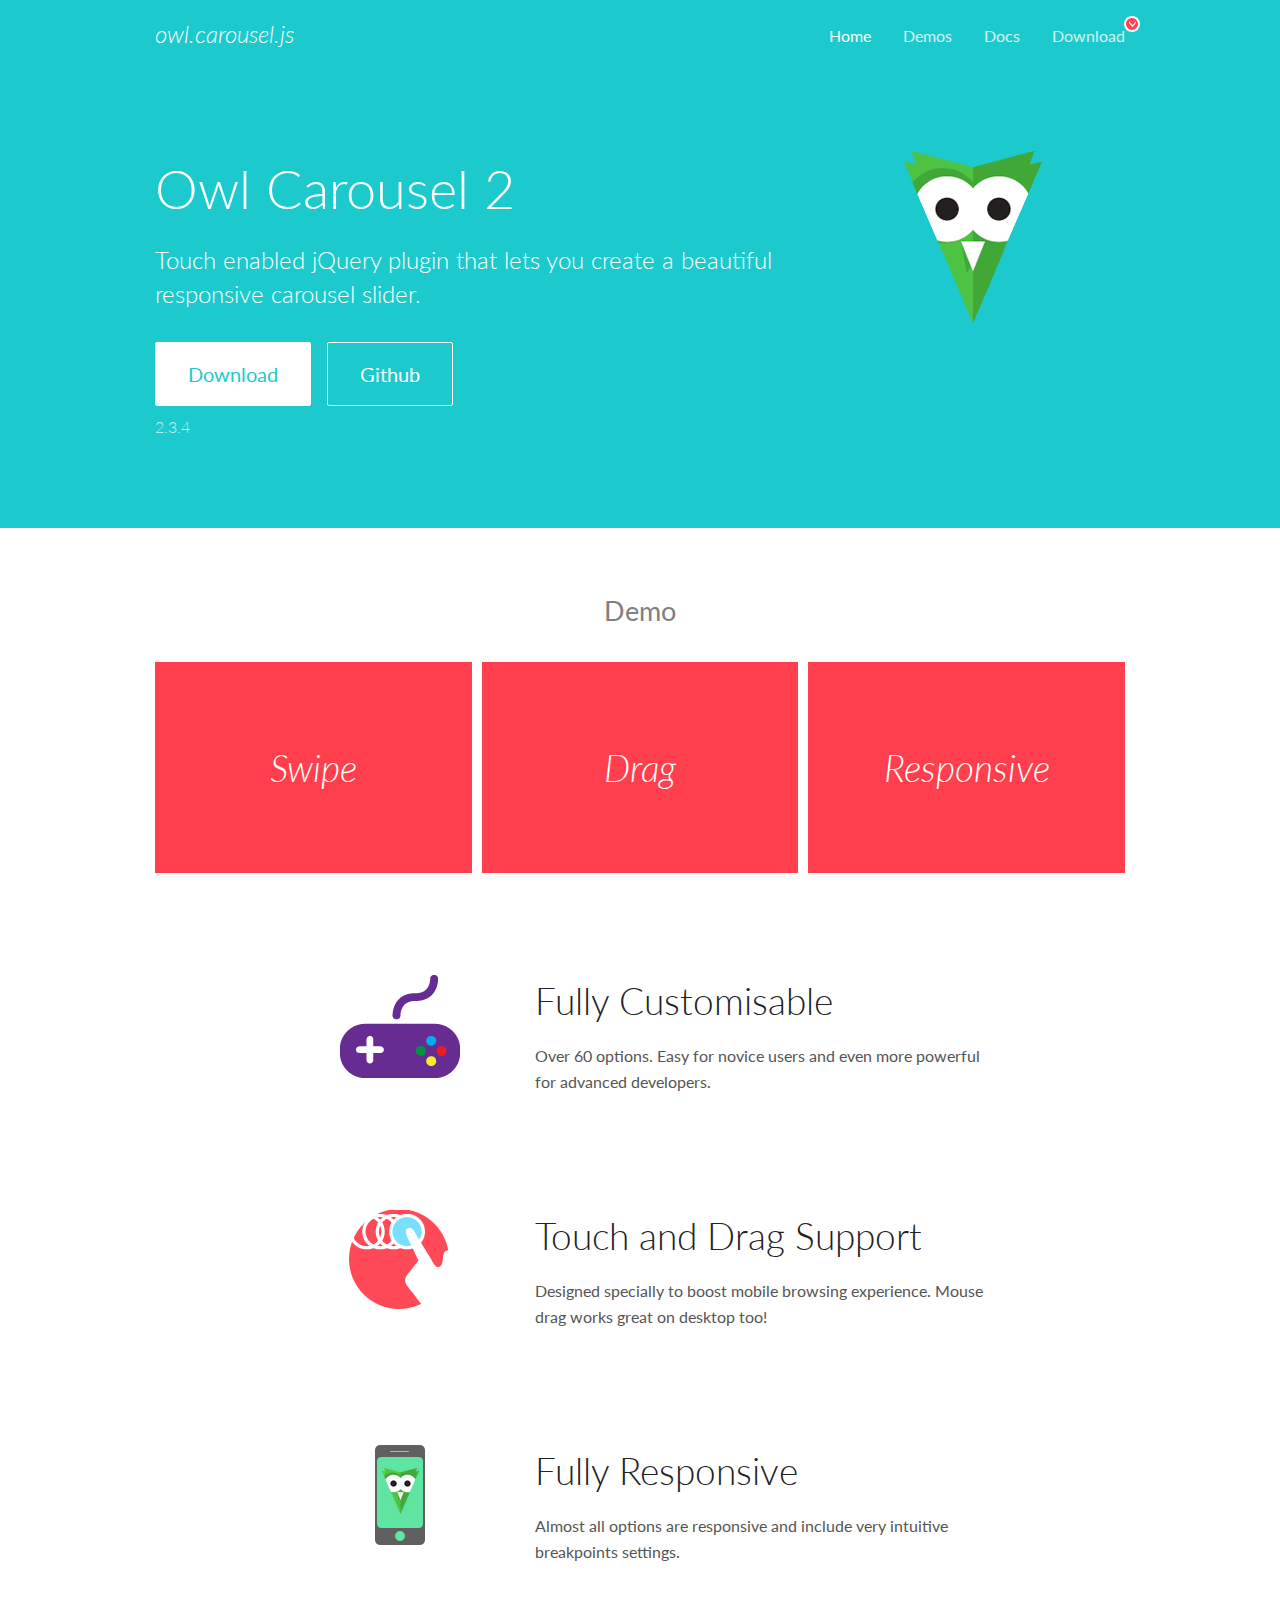
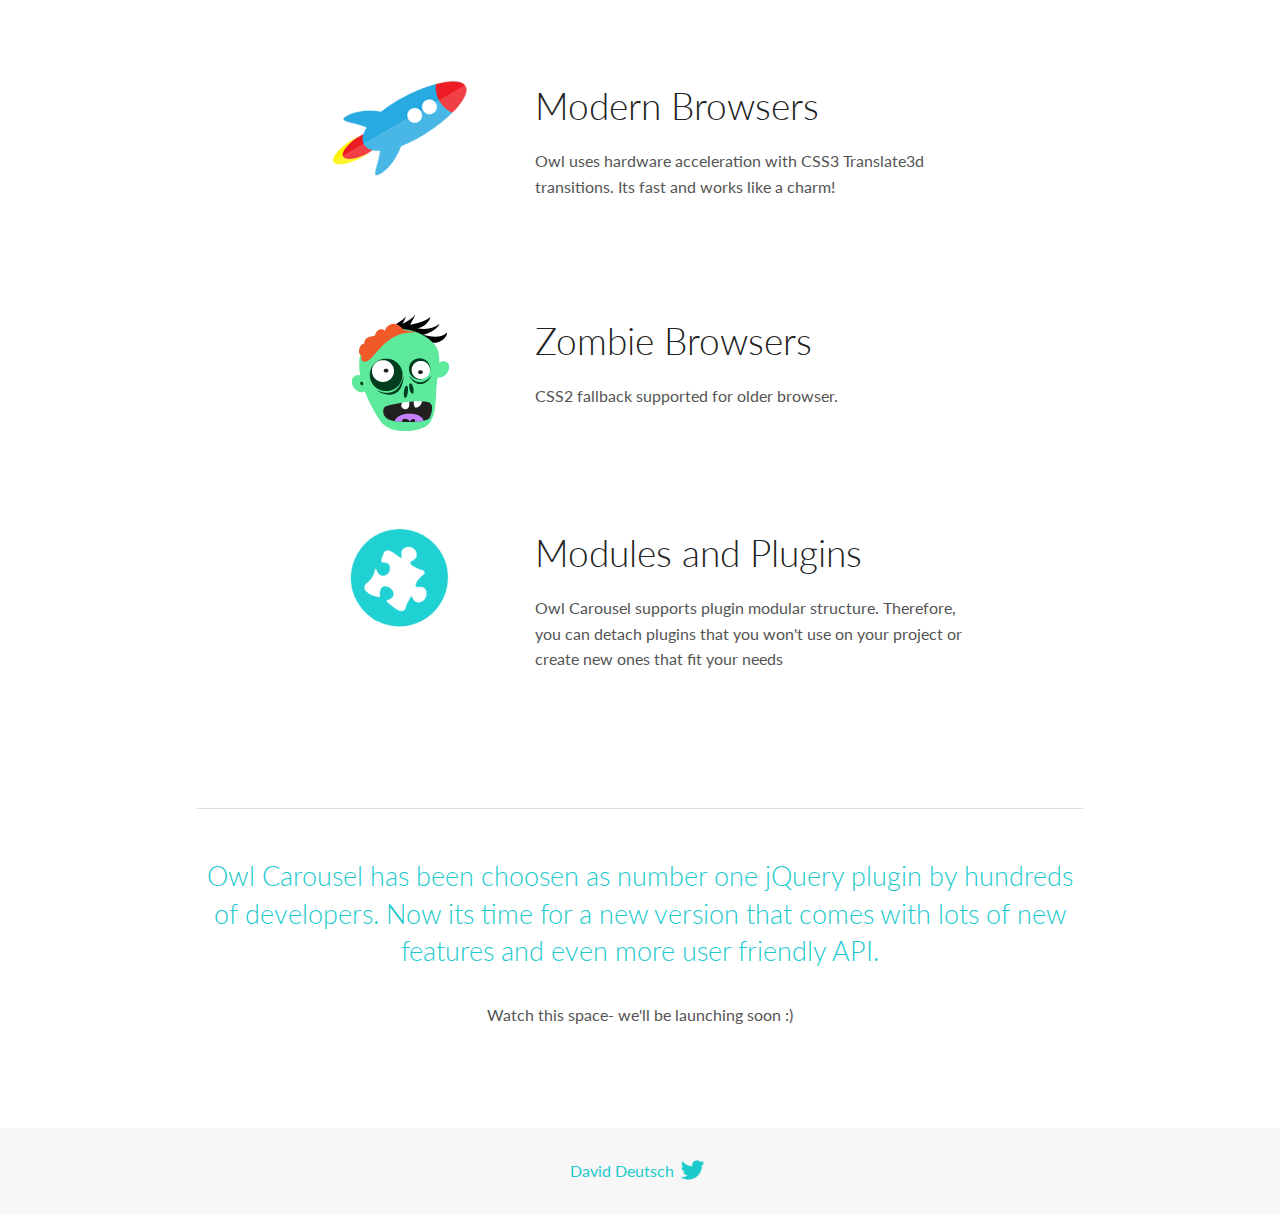
<file: app/libs/owl.carousel/docs/index.html>
<!DOCTYPE html>
<html lang="en">
  <head>

    <!-- head -->
    <meta charset="utf-8">
    <meta name="msapplication-tap-highlight" content="no" />
    <meta name="viewport" content="width=device-width, initial-scale=1.0" />
    <meta name="description" content="Touch enabled jQuery plugin that lets you create beautiful responsive carousel slider.">
    <meta name="author" content="David Deutsch">
    <title>
      Home | Owl Carousel | 2.3.4
    </title>

    <!-- Stylesheets -->
    <link href='https://fonts.googleapis.com/css?family=Lato:300,400,700,400italic,300italic' rel='stylesheet' type='text/css'>
    <link rel="stylesheet" href="assets/css/docs.theme.min.css">

    <!-- Owl Stylesheets -->
    <link rel="stylesheet" href="assets/owlcarousel/assets/owl.carousel.min.css">
    <link rel="stylesheet" href="assets/owlcarousel/assets/owl.theme.default.min.css">

    <!-- HTML5 shim and Respond.js IE8 support of HTML5 elements and media queries -->

    <!--[if lt IE 9]>
      <script src="https://oss.maxcdn.com/libs/html5shiv/3.7.0/html5shiv.js"></script>
      <script src="https://oss.maxcdn.com/libs/respond.js/1.3.0/respond.min.js"></script>
    <![endif]-->

    <!-- Favicons -->
    <link rel="apple-touch-icon-precomposed" sizes="144x144" href="assets/ico/apple-touch-icon-144-precomposed.png">
    <link rel="shortcut icon" href="assets/ico/favicon.png">
    <link rel="shortcut icon" href="favicon.ico">

    <!-- Yeah i know js should not be in header. Its required for demos.-->

    <!-- javascript -->
    <script src="assets/vendors/jquery.min.js"></script>
    <script src="assets/owlcarousel/owl.carousel.js"></script>
  </head>
  <body>

    <!-- header -->
    <header class="header">
      <div class="row">
        <div class="large-12 columns">
          <div class="brand left">
            <h3>
              <a href="/OwlCarousel2/">owl.carousel.js</a> 
            </h3>
          </div>
          <a id="toggle-nav" class="right">
            <span></span> <span></span> <span></span> 
          </a> 
          <div class="nav-bar">
            <ul class="clearfix">
              <li class="active">
                <a href="/OwlCarousel2/index.html">Home</a> 
              </li>
              <li> <a href="/OwlCarousel2/demos/demos.html">Demos</a>  </li>
              <li> <a href="/OwlCarousel2/docs/started-welcome.html">Docs</a>  </li>
              <li>
                <a href="https://github.com/OwlCarousel2/OwlCarousel2/archive/2.3.4.zip">Download</a> 
                <span class="download"></span> 
              </li>
            </ul>
          </div>
        </div>
      </div>
    </header>

    <!-- home panel -->
    <section id="hero">
      <div class="row">
        <div class="large-8 medium-8 columns">
          <h1>Owl Carousel 2</h1>
          <h4>Touch enabled jQuery plugin that lets you create a beautiful responsive carousel slider.</h4>
          <a href="https://github.com/OwlCarousel2/OwlCarousel2/archive/2.3.4.zip" class="hero-button">Download</a> 
          <a href="https://github.com/OwlCarousel2/OwlCarousel2" class="hero-button outline">Github</a> 
          <p>2.3.4</p>
        </div>
        <div class="large-4 medium-4 columns">
          <img class="owl-logo" src="assets/img/owl-logo.png" alt="mr. Owl">
        </div>
      </div>
    </section>

    <!-- body -->
    <div class="home-demo">
      <div class="row">
        <div class="large-12 columns">
          <h3>Demo</h3>
          <div class="owl-carousel">
            <div class="item">
              <h2>Swipe</h2>
            </div>
            <div class="item">
              <h2>Drag</h2>
            </div>
            <div class="item">
              <h2>Responsive</h2>
            </div>
            <div class="item">
              <h2>CSS3</h2>
            </div>
            <div class="item">
              <h2>Fast</h2>
            </div>
            <div class="item">
              <h2>Easy</h2>
            </div>
            <div class="item">
              <h2>Free</h2>
            </div>
            <div class="item">
              <h2>Upgradable</h2>
            </div>
            <div class="item">
              <h2>Tons of options</h2>
            </div>
            <div class="item">
              <h2>Infinity</h2>
            </div>
            <div class="item">
              <h2>Auto Width</h2>
            </div>
          </div>
        </div>
      </div>
    </div>
    <script>
      var owl = $('.owl-carousel');
      owl.owlCarousel({
        margin: 10,
        loop: true,
        responsive: {
          0: {
            items: 1
          },
          600: {
            items: 2
          },
          1000: {
            items: 3
          }
        }
      })
    </script>

    <!-- features -->
    <div id="features">
      <div class="row">
        <div class="small-12 medium-9 small-centered columns">
          <section class="row feature">
            <div class="medium-4 small-12 columns">
              <img src="assets/img/feature-options.png" alt="">
            </div>
            <div class="medium-8 small-12 columns">
              <h2>Fully Customisable</h2>
              <p>Over 60 options. Easy for novice users and even more powerful for advanced developers.</p>
            </div>
          </section>
          <section class="row feature">
            <div class="medium-4 small-12 columns">
              <img src="assets/img/feature-drag.png" alt="">
            </div>
            <div class="medium-8 small-12 columns">
              <h2>Touch and Drag Support</h2>
              <p>Designed specially to boost mobile browsing experience. Mouse drag works great on desktop too!</p>
            </div>
          </section>
          <section class="row feature">
            <div class="medium-4 small-12 columns">
              <img src="assets/img/feature-responsive.png" alt="">
            </div>
            <div class="medium-8 small-12 columns">
              <h2>Fully Responsive</h2>
              <p>Almost all options are responsive and include very intuitive breakpoints settings.</p>
            </div>
          </section>
          <section class="row feature">
            <div class="medium-4 small-12 columns">
              <img src="assets/img/feature-modern.png" alt="">
            </div>
            <div class="medium-8 small-12 columns">
              <h2>Modern Browsers</h2>
              <p>Owl uses hardware acceleration with CSS3 Translate3d transitions. Its fast and works like a charm! </p>
            </div>
          </section>
          <section class="row feature">
            <div class="medium-4 small-12 columns">
              <img src="assets/img/feature-zombie.png" alt="">
            </div>
            <div class="medium-8 small-12 columns">
              <h2>Zombie Browsers</h2>
              <p>CSS2 fallback supported for older browser.</p>
            </div>
          </section>
          <section class="row feature">
            <div class="medium-4 small-12 columns">
              <img src="assets/img/feature-module.png" alt="">
            </div>
            <div class="medium-8 small-12 columns">
              <h2>Modules and Plugins</h2>
              <p>Owl Carousel supports plugin modular structure. Therefore, you can detach plugins that you won&#x27;t use on your project or create new ones that fit your needs</p>
            </div>
          </section>
        </div>
      </div>
    </div>

    <!-- footer -->
    <section id="teaser-text">
      <div class="row">
        <div class="small-12 medium-11 small-centered columns">
          <hr>
          <h3 id="owl-carousel-has-been-choosen-as-number-one-jquery-plugin-by-hundreds-of-developers-now-its-time-for-a-new-version-that-comes-with-lots-of-new-features-and-even-more-user-friendly-api-">Owl Carousel has been choosen as number one jQuery plugin by hundreds of developers. Now its time for a new version that comes with lots of new features and even more user friendly API.</h3>
          <p>Watch this space- we&#39;ll be launching soon :)</p>
        </div>
      </div>
    </section>

    <!-- footer -->
    <footer class="footer">
      <div class="row">
        <div class="large-12 columns">
          <h5>
            <a href="/OwlCarousel2/docs/support-contact.html">David Deutsch</a> 
            <a id="custom-tweet-button" href="https://twitter.com/share?url=https://github.com/OwlCarousel2/OwlCarousel2&text=Owl Carousel - This is so awesome! " target="_blank"></a> 
          </h5>
        </div>
      </div>
    </footer>

    <!-- vendors -->
    <script src="assets/vendors/highlight.js"></script>
    <script src="assets/js/app.js"></script>
  </body>
</html>
</file>
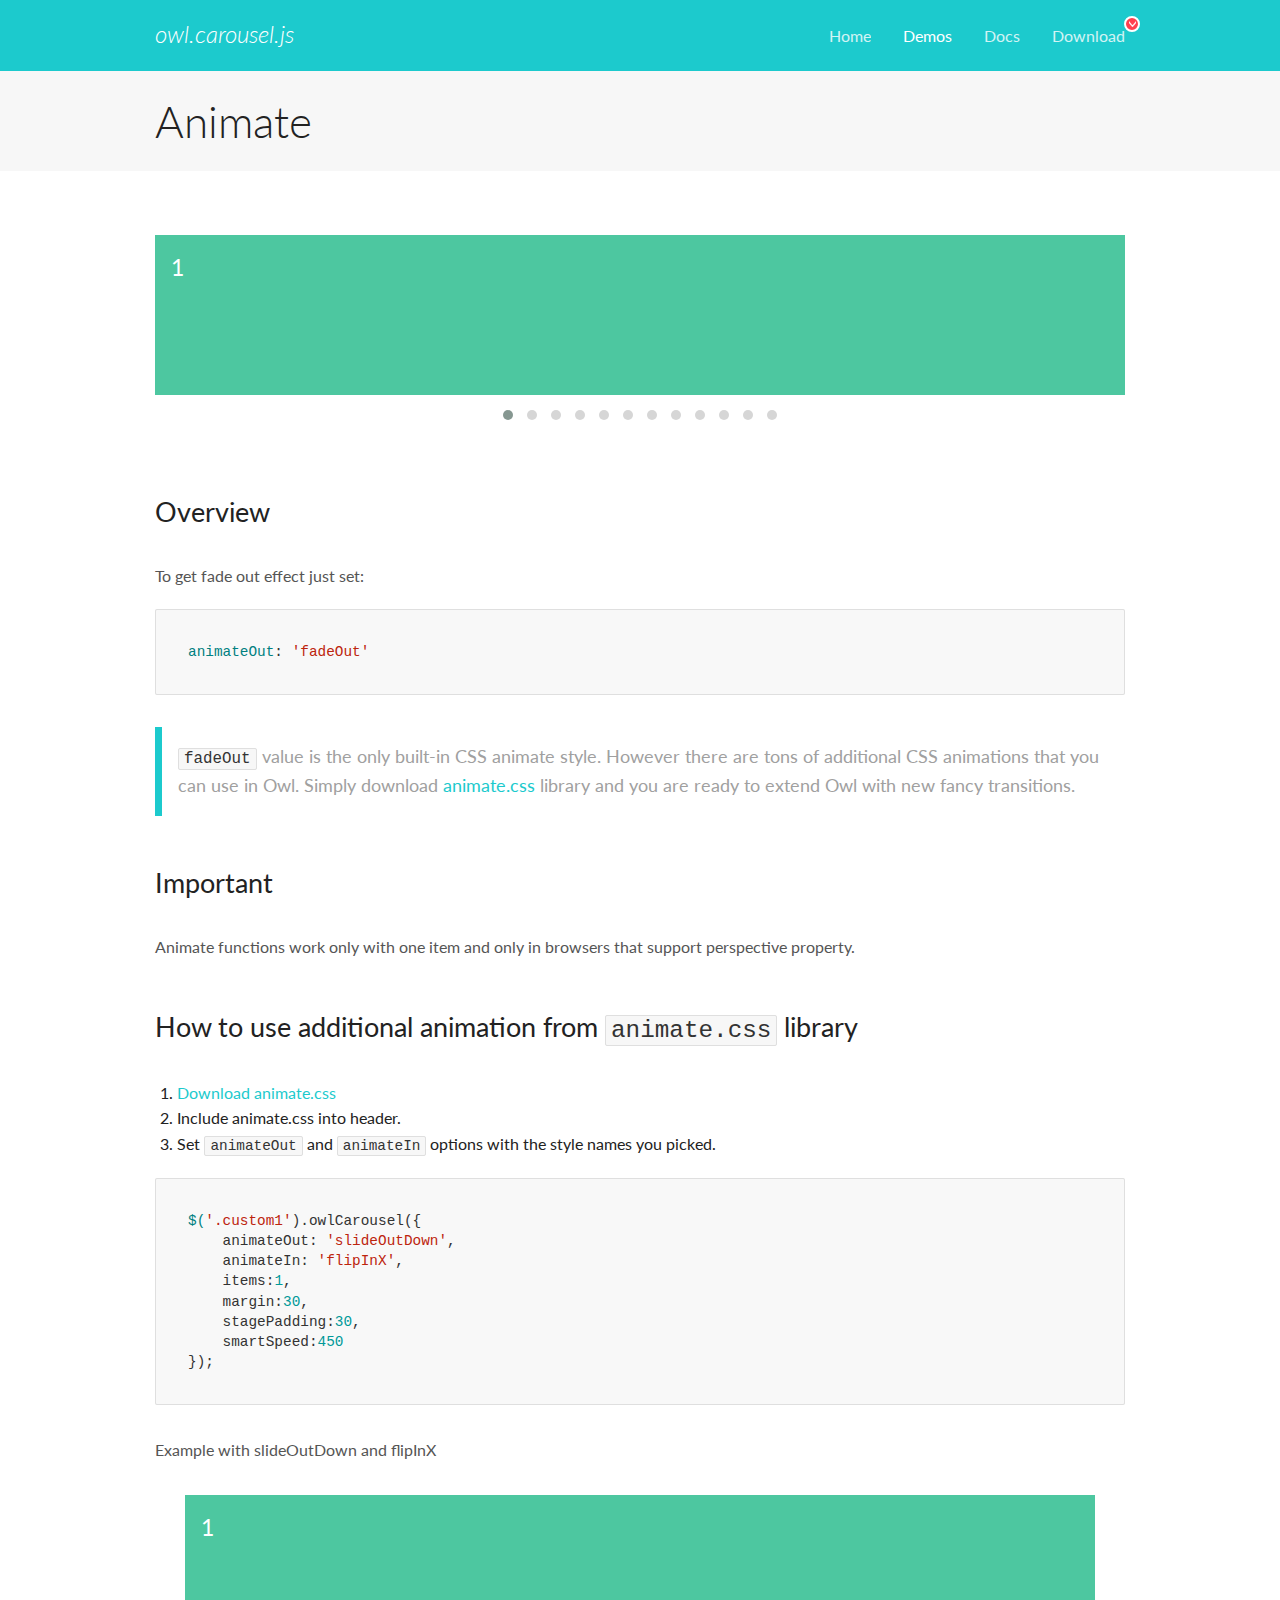
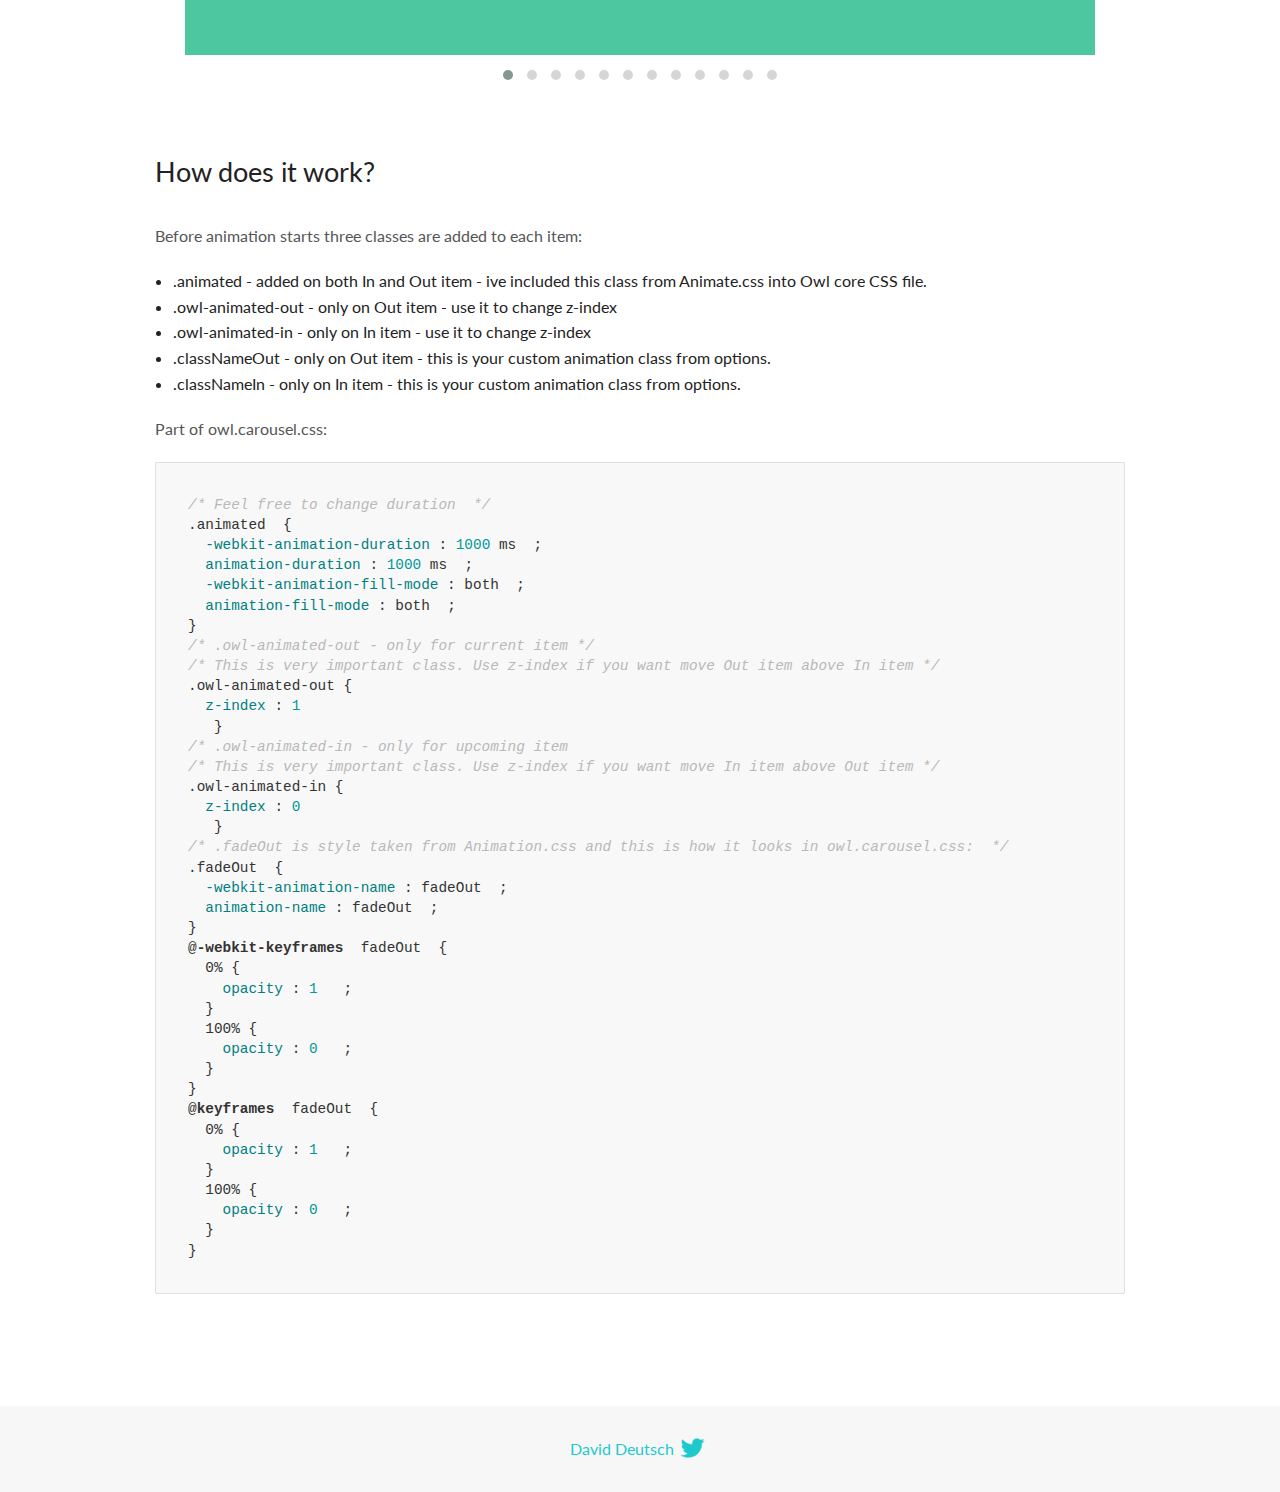
<file: app/libs/owl.carousel/docs/demos/animate.html>
<!DOCTYPE html>
<html lang="en">
  <head>

    <!-- head -->
    <meta charset="utf-8">
    <meta name="msapplication-tap-highlight" content="no" />
    <meta name="viewport" content="width=device-width, initial-scale=1.0" />
    <meta name="description" content="Animate carousel">
    <meta name="author" content="David Deutsch">
    <title>
      Animate Demo | Owl Carousel | 2.3.4
    </title>

    <!-- Stylesheets -->
    <link href='https://fonts.googleapis.com/css?family=Lato:300,400,700,400italic,300italic' rel='stylesheet' type='text/css'>
    <link rel="stylesheet" href="../assets/css/docs.theme.min.css">

    <!-- Owl Stylesheets -->
    <link rel="stylesheet" href="../assets/owlcarousel/assets/owl.carousel.min.css">
    <link rel="stylesheet" href="../assets/owlcarousel/assets/owl.theme.default.min.css">

    <!-- HTML5 shim and Respond.js IE8 support of HTML5 elements and media queries -->

    <!--[if lt IE 9]>
      <script src="https://oss.maxcdn.com/libs/html5shiv/3.7.0/html5shiv.js"></script>
      <script src="https://oss.maxcdn.com/libs/respond.js/1.3.0/respond.min.js"></script>
    <![endif]-->

    <!-- Favicons -->
    <link rel="apple-touch-icon-precomposed" sizes="144x144" href="../assets/ico/apple-touch-icon-144-precomposed.png">
    <link rel="shortcut icon" href="../assets/ico/favicon.png">
    <link rel="shortcut icon" href="favicon.ico">

    <!-- Yeah i know js should not be in header. Its required for demos.-->

    <!-- javascript -->
    <script src="../assets/vendors/jquery.min.js"></script>
    <script src="../assets/owlcarousel/owl.carousel.js"></script>
  </head>
  <body>

    <!-- header -->
    <header class="header">
      <div class="row">
        <div class="large-12 columns">
          <div class="brand left">
            <h3>
              <a href="/OwlCarousel2/">owl.carousel.js</a> 
            </h3>
          </div>
          <a id="toggle-nav" class="right">
            <span></span> <span></span> <span></span> 
          </a> 
          <div class="nav-bar">
            <ul class="clearfix">
              <li> <a href="/OwlCarousel2/index.html">Home</a>  </li>
              <li class="active">
                <a href="/OwlCarousel2/demos/demos.html">Demos</a> 
              </li>
              <li> <a href="/OwlCarousel2/docs/started-welcome.html">Docs</a>  </li>
              <li>
                <a href="https://github.com/OwlCarousel2/OwlCarousel2/archive/2.3.4.zip">Download</a> 
                <span class="download"></span> 
              </li>
            </ul>
          </div>
        </div>
      </div>
    </header>

    <!-- title -->
    <section class="title">
      <div class="row">
        <div class="large-12 columns">
          <h1>Animate</h1>
        </div>
      </div>
    </section>

    <!--  Demos -->
    <section id="demos">
      <div class="row">
        <div class="large-12 columns">
          <div class="fadeOut owl-carousel owl-theme">
            <div class="item">
              <h4>1</h4>
            </div>
            <div class="item">
              <h4>2</h4>
            </div>
            <div class="item">
              <h4>3</h4>
            </div>
            <div class="item">
              <h4>4</h4>
            </div>
            <div class="item">
              <h4>5</h4>
            </div>
            <div class="item">
              <h4>6</h4>
            </div>
            <div class="item">
              <h4>7</h4>
            </div>
            <div class="item">
              <h4>8</h4>
            </div>
            <div class="item">
              <h4>9</h4>
            </div>
            <div class="item">
              <h4>10</h4>
            </div>
            <div class="item">
              <h4>11</h4>
            </div>
            <div class="item">
              <h4>12</h4>
            </div>
          </div>
          <h3 id="overview">Overview</h3>
          <p>To get fade out effect just set:</p>
          <pre><code>animateOut: &#39;fadeOut&#39;</code></pre>
          <blockquote>
            <p><code>fadeOut</code> value is the only built-in CSS animate style. However there are tons of additional CSS animations that you can use in Owl. Simply download
              <a href="https://daneden.github.io/animate.css/">animate.css</a>  library and you are ready to extend Owl with new fancy transitions.</p>
          </blockquote>
          <h3 id="important">Important</h3>
          <p>Animate functions work only with one item and only in browsers that support perspective property.</p>
          <h3 id="how-to-use-additional-animation-from-animate-css-library">How to use additional animation from <code>animate.css</code> library</h3>
          <ol>
            <li> <a href="https://daneden.github.io/animate.css/">Download animate.css</a>  </li>
            <li>Include animate.css into header.</li>
            <li>Set <code>animateOut</code> and <code>animateIn</code> options with the style names you picked.</li>
          </ol>
          <pre><code>$(&#39;.custom1&#39;).owlCarousel({
    animateOut: &#39;slideOutDown&#39;,
    animateIn: &#39;flipInX&#39;,
    items:1,
    margin:30,
    stagePadding:30,
    smartSpeed:450
});</code></pre>
          <p>Example with slideOutDown and flipInX</p>
          <div class="custom1 owl-carousel owl-theme">
            <div class="item">
              <h4>1</h4>
            </div>
            <div class="item">
              <h4>2</h4>
            </div>
            <div class="item">
              <h4>3</h4>
            </div>
            <div class="item">
              <h4>4</h4>
            </div>
            <div class="item">
              <h4>5</h4>
            </div>
            <div class="item">
              <h4>6</h4>
            </div>
            <div class="item">
              <h4>7</h4>
            </div>
            <div class="item">
              <h4>8</h4>
            </div>
            <div class="item">
              <h4>9</h4>
            </div>
            <div class="item">
              <h4>10</h4>
            </div>
            <div class="item">
              <h4>11</h4>
            </div>
            <div class="item">
              <h4>12</h4>
            </div>
          </div>
          <h3 id="how-does-it-work-">How does it work?</h3>
          <p>Before animation starts three classes are added to each item:</p>
          <ul>
            <li>.animated - added on both In and Out item - ive included this class from Animate.css into Owl core CSS file.</li>
            <li>.owl-animated-out - only on Out item - use it to change z-index</li>
            <li>.owl-animated-in - only on In item - use it to change z-index</li>
            <li>.classNameOut - only on Out item - this is your custom animation class from options.</li>
            <li>.classNameIn - only on In item - this is your custom animation class from options.</li>
          </ul>
          <p>Part of owl.carousel.css:</p>
          <pre><code class="language-css"><span class="comment">/* Feel free to change duration  */</span> 
<span class="class">.animated</span>  <span class="rules">{
  <span class="rule"><span class="attribute">-webkit-animation-duration</span> :<span class="value"> <span class="number">1000</span> ms</span> </span> ;
  <span class="rule"><span class="attribute">animation-duration</span> :<span class="value"> <span class="number">1000</span> ms</span> </span> ;
  <span class="rule"><span class="attribute">-webkit-animation-fill-mode</span> :<span class="value"> both</span> </span> ;
  <span class="rule"><span class="attribute">animation-fill-mode</span> :<span class="value"> both</span> </span> ;
<span class="rule">}</span> </span> 
<span class="comment">/* .owl-animated-out - only for current item */</span> 
<span class="comment">/* This is very important class. Use z-index if you want move Out item above In item */</span> 
<span class="class">.owl-animated-out</span> <span class="rules">{
  <span class="rule"><span class="attribute">z-index</span> :<span class="value"> <span class="number">1</span> 
</span> </span> </span> }
<span class="comment">/* .owl-animated-in - only for upcoming item
/* This is very important class. Use z-index if you want move In item above Out item */</span> 
<span class="class">.owl-animated-in</span> <span class="rules">{
  <span class="rule"><span class="attribute">z-index</span> :<span class="value"> <span class="number">0</span> 
</span> </span> </span> }
<span class="comment">/* .fadeOut is style taken from Animation.css and this is how it looks in owl.carousel.css:  */</span> 
<span class="class">.fadeOut</span>  <span class="rules">{
  <span class="rule"><span class="attribute">-webkit-animation-name</span> :<span class="value"> fadeOut</span> </span> ;
  <span class="rule"><span class="attribute">animation-name</span> :<span class="value"> fadeOut</span> </span> ;
<span class="rule">}</span> </span> 
<span class="at_rule">@<span class="keyword">-webkit-keyframes</span>  fadeOut </span> {
  0% <span class="rules">{
    <span class="rule"><span class="attribute">opacity</span> :<span class="value"> <span class="number">1</span> </span> </span> ;
  <span class="rule">}</span> </span> 
  100% <span class="rules">{
    <span class="rule"><span class="attribute">opacity</span> :<span class="value"> <span class="number">0</span> </span> </span> ;
  <span class="rule">}</span> </span> 
}
<span class="at_rule">@<span class="keyword">keyframes</span>  fadeOut </span> {
  0% <span class="rules">{
    <span class="rule"><span class="attribute">opacity</span> :<span class="value"> <span class="number">1</span> </span> </span> ;
  <span class="rule">}</span> </span> 
  100% <span class="rules">{
    <span class="rule"><span class="attribute">opacity</span> :<span class="value"> <span class="number">0</span> </span> </span> ;
  <span class="rule">}</span> </span> 
}</code></pre>
          <link rel="stylesheet" href="../assets/css/animate.css">
          <script>
            jQuery(document).ready(function($) {
              $('.fadeOut').owlCarousel({
                items: 1,
                animateOut: 'fadeOut',
                loop: true,
                margin: 10,
              });
              $('.custom1').owlCarousel({
                animateOut: 'slideOutDown',
                animateIn: 'flipInX',
                items: 1,
                margin: 30,
                stagePadding: 30,
                smartSpeed: 450
              });
            });
          </script>
        </div>
      </div>
    </section>

    <!-- footer -->
    <footer class="footer">
      <div class="row">
        <div class="large-12 columns">
          <h5>
            <a href="/OwlCarousel2/docs/support-contact.html">David Deutsch</a> 
            <a id="custom-tweet-button" href="https://twitter.com/share?url=https://github.com/OwlCarousel2/OwlCarousel2&text=Owl Carousel - This is so awesome! " target="_blank"></a> 
          </h5>
        </div>
      </div>
    </footer>

    <!-- vendors -->
    <script src="../assets/vendors/highlight.js"></script>
    <script src="../assets/js/app.js"></script>
  </body>
</html>
</file>
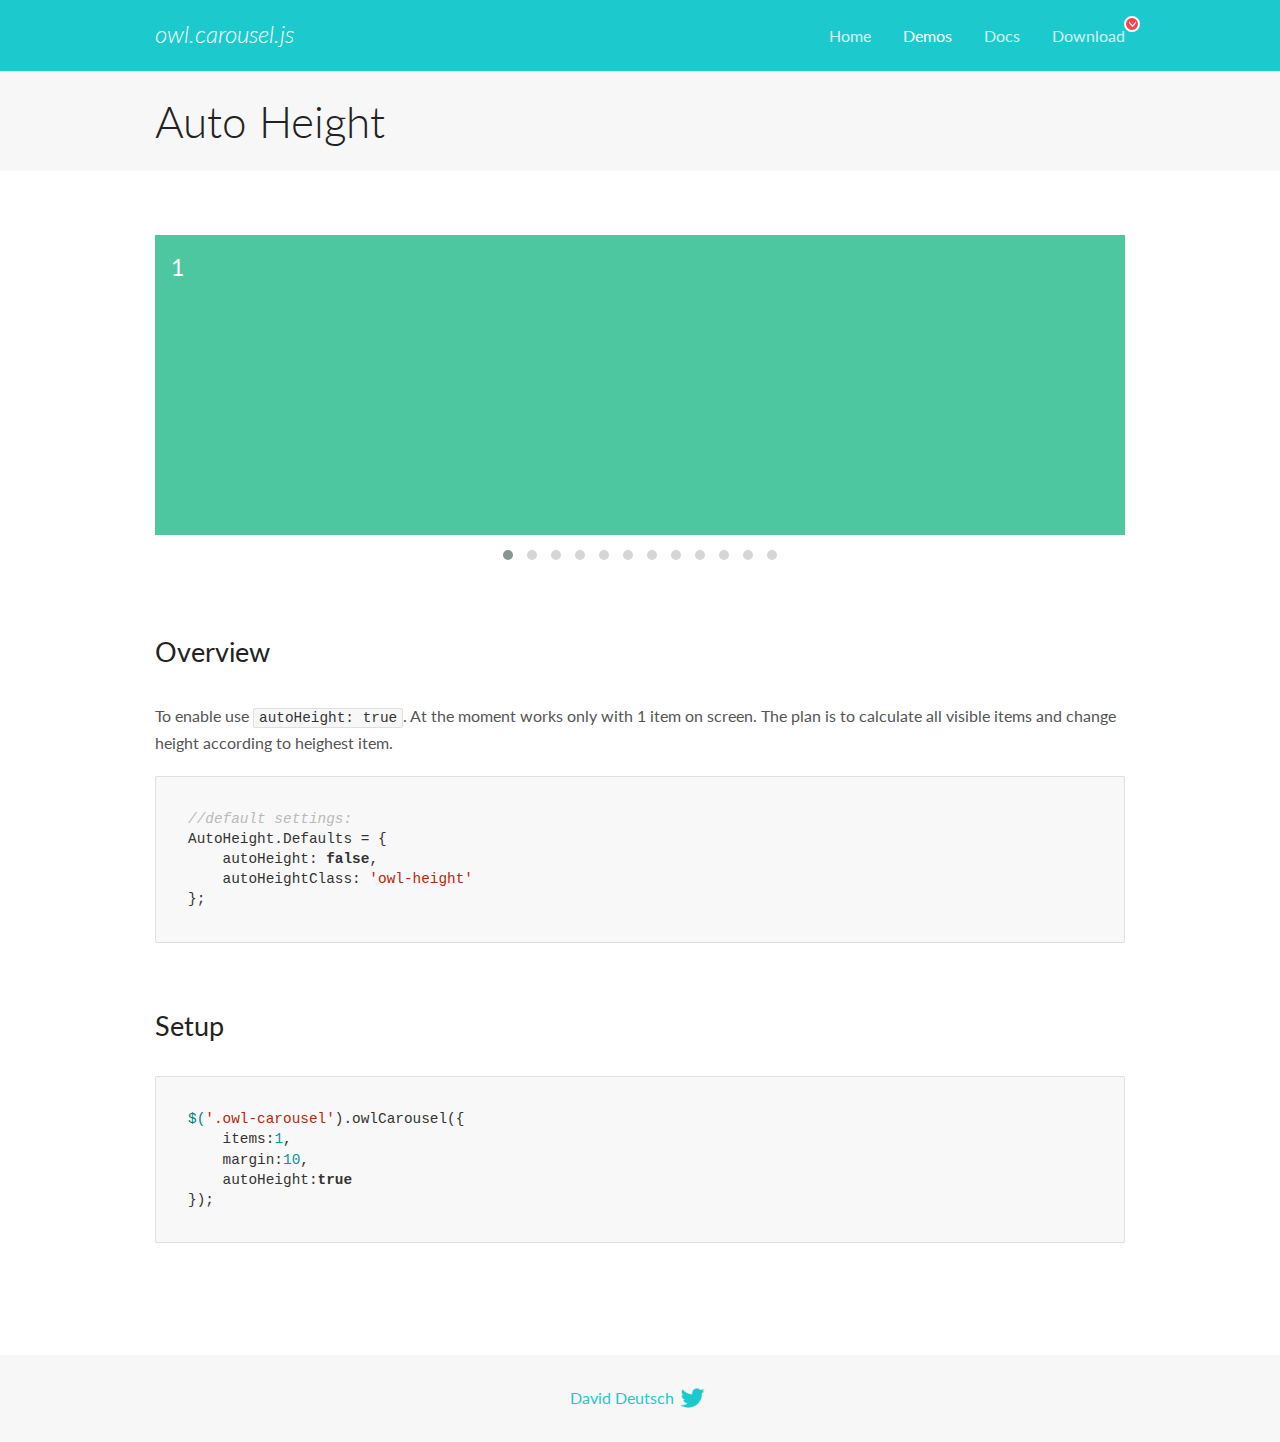
<file: app/libs/owl.carousel/docs/demos/autoheight.html>
<!DOCTYPE html>
<html lang="en">
  <head>

    <!-- head -->
    <meta charset="utf-8">
    <meta name="msapplication-tap-highlight" content="no" />
    <meta name="viewport" content="width=device-width, initial-scale=1.0" />
    <meta name="description" content="autoHeight usage demo">
    <meta name="author" content="David Deutsch">
    <title>
      Auto Height Demo | Owl Carousel | 2.3.4
    </title>

    <!-- Stylesheets -->
    <link href='https://fonts.googleapis.com/css?family=Lato:300,400,700,400italic,300italic' rel='stylesheet' type='text/css'>
    <link rel="stylesheet" href="../assets/css/docs.theme.min.css">

    <!-- Owl Stylesheets -->
    <link rel="stylesheet" href="../assets/owlcarousel/assets/owl.carousel.min.css">
    <link rel="stylesheet" href="../assets/owlcarousel/assets/owl.theme.default.min.css">

    <!-- HTML5 shim and Respond.js IE8 support of HTML5 elements and media queries -->

    <!--[if lt IE 9]>
      <script src="https://oss.maxcdn.com/libs/html5shiv/3.7.0/html5shiv.js"></script>
      <script src="https://oss.maxcdn.com/libs/respond.js/1.3.0/respond.min.js"></script>
    <![endif]-->

    <!-- Favicons -->
    <link rel="apple-touch-icon-precomposed" sizes="144x144" href="../assets/ico/apple-touch-icon-144-precomposed.png">
    <link rel="shortcut icon" href="../assets/ico/favicon.png">
    <link rel="shortcut icon" href="favicon.ico">

    <!-- Yeah i know js should not be in header. Its required for demos.-->

    <!-- javascript -->
    <script src="../assets/vendors/jquery.min.js"></script>
    <script src="../assets/owlcarousel/owl.carousel.js"></script>
  </head>
  <body>

    <!-- header -->
    <header class="header">
      <div class="row">
        <div class="large-12 columns">
          <div class="brand left">
            <h3>
              <a href="/OwlCarousel2/">owl.carousel.js</a> 
            </h3>
          </div>
          <a id="toggle-nav" class="right">
            <span></span> <span></span> <span></span> 
          </a> 
          <div class="nav-bar">
            <ul class="clearfix">
              <li> <a href="/OwlCarousel2/index.html">Home</a>  </li>
              <li class="active">
                <a href="/OwlCarousel2/demos/demos.html">Demos</a> 
              </li>
              <li> <a href="/OwlCarousel2/docs/started-welcome.html">Docs</a>  </li>
              <li>
                <a href="https://github.com/OwlCarousel2/OwlCarousel2/archive/2.3.4.zip">Download</a> 
                <span class="download"></span> 
              </li>
            </ul>
          </div>
        </div>
      </div>
    </header>

    <!-- title -->
    <section class="title">
      <div class="row">
        <div class="large-12 columns">
          <h1>Auto Height</h1>
        </div>
      </div>
    </section>

    <!--  Demos -->
    <section id="demos">
      <div class="row">
        <div class="large-12 columns">
          <div class="owl-carousel owl-theme">
            <div class="item" style="height:300px">
              <h4>1</h4>
            </div>
            <div class="item" style="height:100px">
              <h4>2</h4>
            </div>
            <div class="item" style="height:500px">
              <h4>3</h4>
            </div>
            <div class="item" style="height:250px">
              <h4>4</h4>
            </div>
            <div class="item" style="height:400px">
              <h4>5</h4>
            </div>
            <div class="item" style="height:500px">
              <h4>6</h4>
            </div>
            <div class="item" style="height:600px">
              <h4>7</h4>
            </div>
            <div class="item" style="height:400px">
              <h4>8</h4>
            </div>
            <div class="item" style="height:300px">
              <h4>9</h4>
            </div>
            <div class="item" style="height:350px">
              <h4>10</h4>
            </div>
            <div class="item" style="height:200px">
              <h4>11</h4>
            </div>
            <div class="item" style="height:150px">
              <h4>12</h4>
            </div>
          </div>
          <h3 id="overview">Overview</h3>
          <p>To enable use <code>autoHeight: true</code>. At the moment works only with 1 item on screen. The plan is to calculate all visible items and change height according to heighest item.</p>
          <pre><code>//default settings:
AutoHeight.Defaults = {
    autoHeight: false,
    autoHeightClass: &#39;owl-height&#39;
};</code></pre>
          <h3 id="setup">Setup</h3>
          <pre><code>$(&#39;.owl-carousel&#39;).owlCarousel({
    items:1,
    margin:10,
    autoHeight:true
});</code></pre>
          <script>
            $(document).ready(function() {
              $('.owl-carousel').owlCarousel({
                items: 1,
                margin: 10,
                autoHeight: true
              });
            })
          </script>
        </div>
      </div>
    </section>

    <!-- footer -->
    <footer class="footer">
      <div class="row">
        <div class="large-12 columns">
          <h5>
            <a href="/OwlCarousel2/docs/support-contact.html">David Deutsch</a> 
            <a id="custom-tweet-button" href="https://twitter.com/share?url=https://github.com/OwlCarousel2/OwlCarousel2&text=Owl Carousel - This is so awesome! " target="_blank"></a> 
          </h5>
        </div>
      </div>
    </footer>

    <!-- vendors -->
    <script src="../assets/vendors/highlight.js"></script>
    <script src="../assets/js/app.js"></script>
  </body>
</html>
</file>
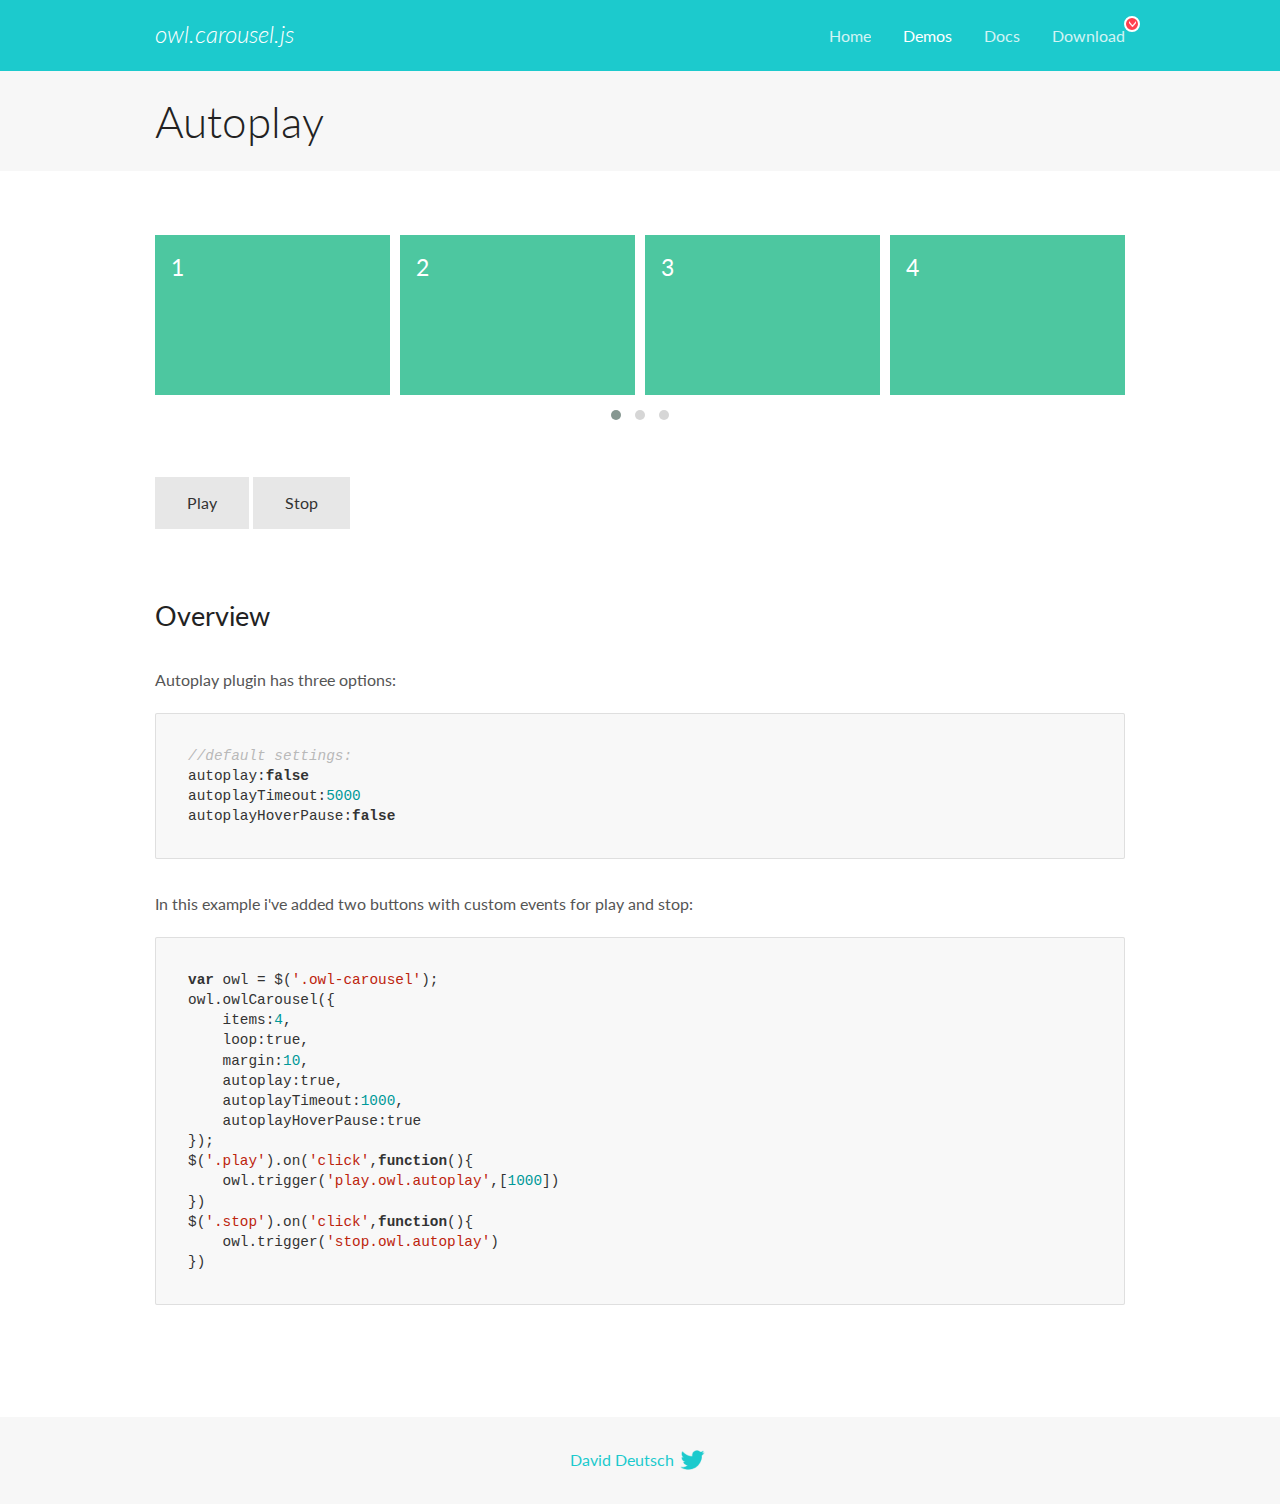
<file: app/libs/owl.carousel/docs/demos/autoplay.html>
<!DOCTYPE html>
<html lang="en">
  <head>

    <!-- head -->
    <meta charset="utf-8">
    <meta name="msapplication-tap-highlight" content="no" />
    <meta name="viewport" content="width=device-width, initial-scale=1.0" />
    <meta name="description" content="Autoplay usage demo">
    <meta name="author" content="David Deutsch">
    <title>
      Autoplay Demo | Owl Carousel | 2.3.4
    </title>

    <!-- Stylesheets -->
    <link href='https://fonts.googleapis.com/css?family=Lato:300,400,700,400italic,300italic' rel='stylesheet' type='text/css'>
    <link rel="stylesheet" href="../assets/css/docs.theme.min.css">

    <!-- Owl Stylesheets -->
    <link rel="stylesheet" href="../assets/owlcarousel/assets/owl.carousel.min.css">
    <link rel="stylesheet" href="../assets/owlcarousel/assets/owl.theme.default.min.css">

    <!-- HTML5 shim and Respond.js IE8 support of HTML5 elements and media queries -->

    <!--[if lt IE 9]>
      <script src="https://oss.maxcdn.com/libs/html5shiv/3.7.0/html5shiv.js"></script>
      <script src="https://oss.maxcdn.com/libs/respond.js/1.3.0/respond.min.js"></script>
    <![endif]-->

    <!-- Favicons -->
    <link rel="apple-touch-icon-precomposed" sizes="144x144" href="../assets/ico/apple-touch-icon-144-precomposed.png">
    <link rel="shortcut icon" href="../assets/ico/favicon.png">
    <link rel="shortcut icon" href="favicon.ico">

    <!-- Yeah i know js should not be in header. Its required for demos.-->

    <!-- javascript -->
    <script src="../assets/vendors/jquery.min.js"></script>
    <script src="../assets/owlcarousel/owl.carousel.js"></script>
  </head>
  <body>

    <!-- header -->
    <header class="header">
      <div class="row">
        <div class="large-12 columns">
          <div class="brand left">
            <h3>
              <a href="/OwlCarousel2/">owl.carousel.js</a> 
            </h3>
          </div>
          <a id="toggle-nav" class="right">
            <span></span> <span></span> <span></span> 
          </a> 
          <div class="nav-bar">
            <ul class="clearfix">
              <li> <a href="/OwlCarousel2/index.html">Home</a>  </li>
              <li class="active">
                <a href="/OwlCarousel2/demos/demos.html">Demos</a> 
              </li>
              <li> <a href="/OwlCarousel2/docs/started-welcome.html">Docs</a>  </li>
              <li>
                <a href="https://github.com/OwlCarousel2/OwlCarousel2/archive/2.3.4.zip">Download</a> 
                <span class="download"></span> 
              </li>
            </ul>
          </div>
        </div>
      </div>
    </header>

    <!-- title -->
    <section class="title">
      <div class="row">
        <div class="large-12 columns">
          <h1>Autoplay</h1>
        </div>
      </div>
    </section>

    <!--  Demos -->
    <section id="demos">
      <div class="row">
        <div class="large-12 columns">
          <div class="owl-carousel owl-theme">
            <div class="item">
              <h4>1</h4>
            </div>
            <div class="item">
              <h4>2</h4>
            </div>
            <div class="item">
              <h4>3</h4>
            </div>
            <div class="item">
              <h4>4</h4>
            </div>
            <div class="item">
              <h4>5</h4>
            </div>
            <div class="item">
              <h4>6</h4>
            </div>
            <div class="item">
              <h4>7</h4>
            </div>
            <div class="item">
              <h4>8</h4>
            </div>
            <div class="item">
              <h4>9</h4>
            </div>
            <div class="item">
              <h4>10</h4>
            </div>
            <div class="item">
              <h4>11</h4>
            </div>
            <div class="item">
              <h4>12</h4>
            </div>
          </div>
          <a class="button secondary play">Play</a> 
          <a class="button secondary stop">Stop</a> 
          <h3 id="overview">Overview</h3>
          <p>Autoplay plugin has three options:</p>
          <pre><code>//default settings:
autoplay:false
autoplayTimeout:5000
autoplayHoverPause:false</code></pre>
          <p>In this example i&#39;ve added two buttons with custom events for play and stop:</p>
          <pre><code>var owl = $(&#39;.owl-carousel&#39;);
owl.owlCarousel({
    items:4,
    loop:true,
    margin:10,
    autoplay:true,
    autoplayTimeout:1000,
    autoplayHoverPause:true
});
$(&#39;.play&#39;).on(&#39;click&#39;,function(){
    owl.trigger(&#39;play.owl.autoplay&#39;,[1000])
})
$(&#39;.stop&#39;).on(&#39;click&#39;,function(){
    owl.trigger(&#39;stop.owl.autoplay&#39;)
})</code></pre>
          <script>
            $(document).ready(function() {
              var owl = $('.owl-carousel');
              owl.owlCarousel({
                items: 4,
                loop: true,
                margin: 10,
                autoplay: true,
                autoplayTimeout: 1000,
                autoplayHoverPause: true
              });
              $('.play').on('click', function() {
                owl.trigger('play.owl.autoplay', [1000])
              })
              $('.stop').on('click', function() {
                owl.trigger('stop.owl.autoplay')
              })
            })
          </script>
        </div>
      </div>
    </section>

    <!-- footer -->
    <footer class="footer">
      <div class="row">
        <div class="large-12 columns">
          <h5>
            <a href="/OwlCarousel2/docs/support-contact.html">David Deutsch</a> 
            <a id="custom-tweet-button" href="https://twitter.com/share?url=https://github.com/OwlCarousel2/OwlCarousel2&text=Owl Carousel - This is so awesome! " target="_blank"></a> 
          </h5>
        </div>
      </div>
    </footer>

    <!-- vendors -->
    <script src="../assets/vendors/highlight.js"></script>
    <script src="../assets/js/app.js"></script>
  </body>
</html>
</file>
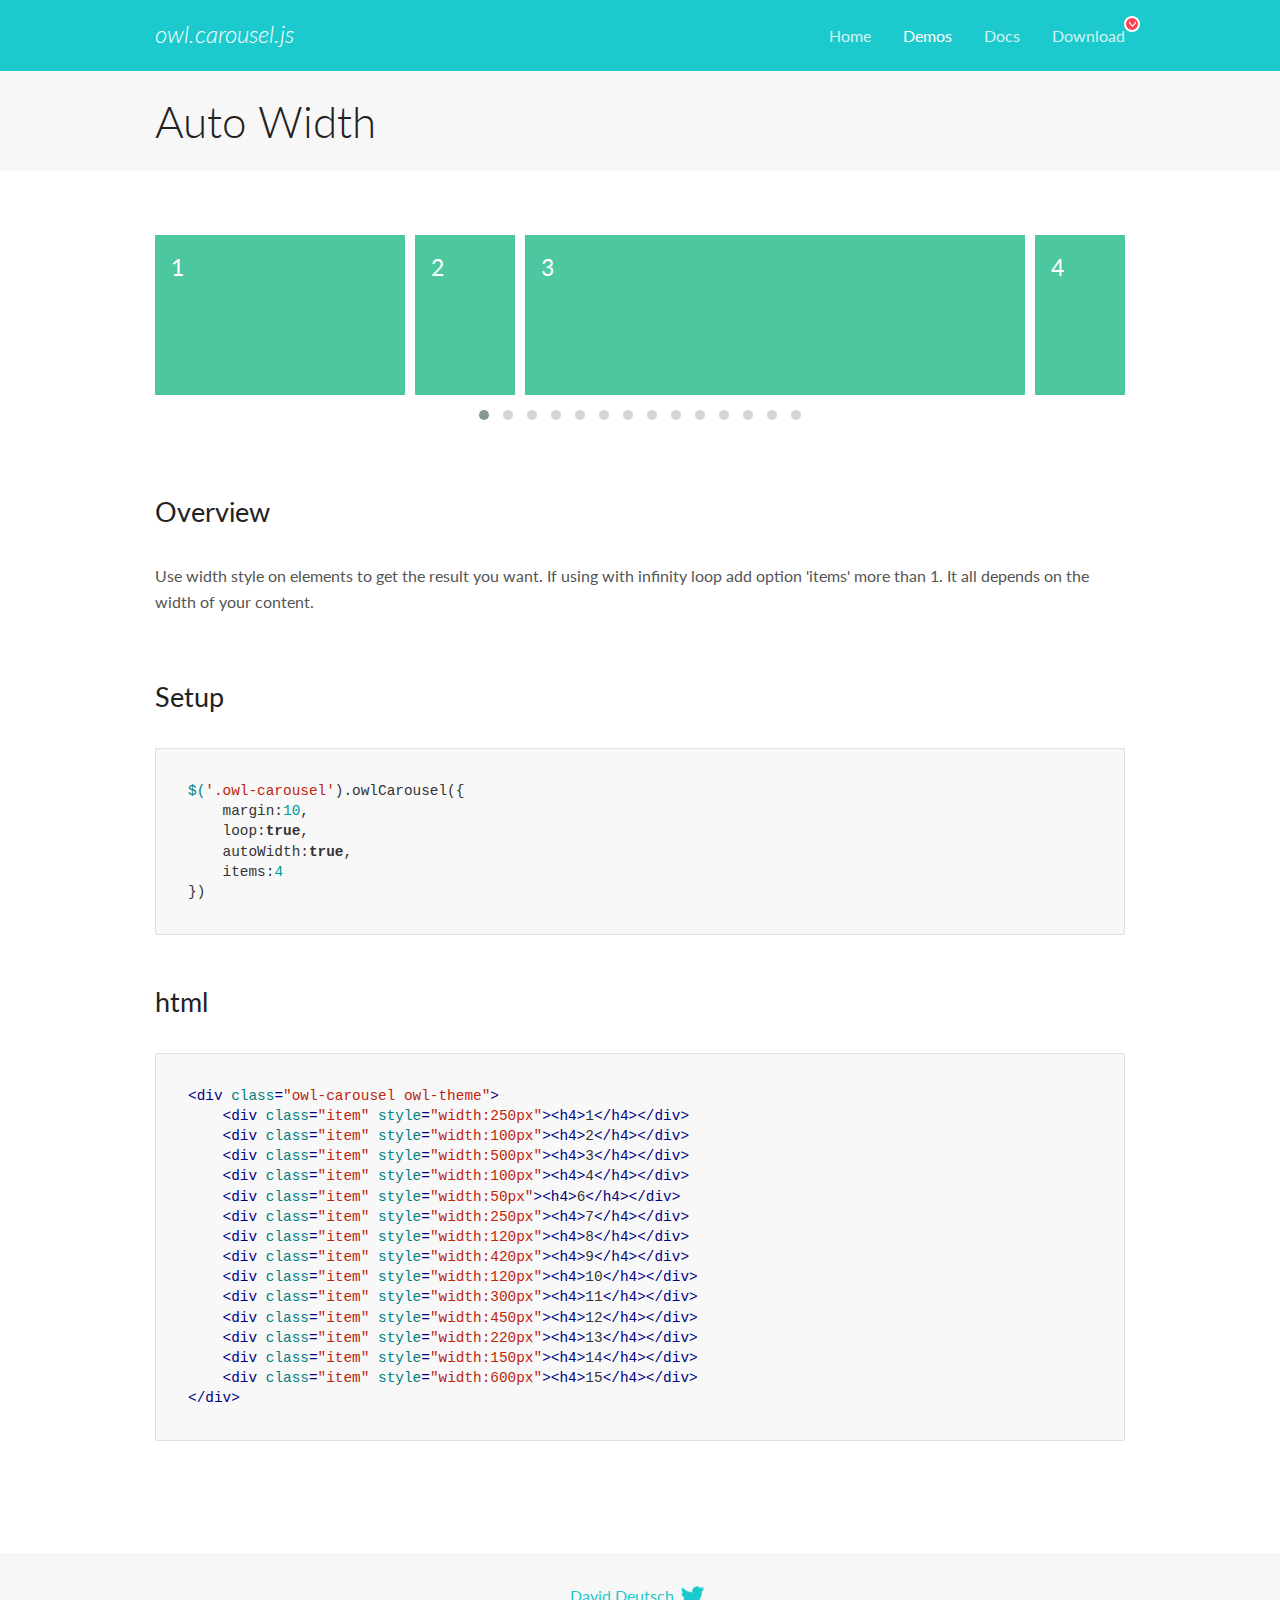
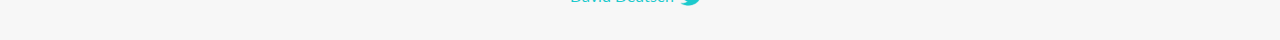
<file: app/libs/owl.carousel/docs/demos/autowidth.html>
<!DOCTYPE html>
<html lang="en">
  <head>

    <!-- head -->
    <meta charset="utf-8">
    <meta name="msapplication-tap-highlight" content="no" />
    <meta name="viewport" content="width=device-width, initial-scale=1.0" />
    <meta name="description" content="Auto Width">
    <meta name="author" content="David Deutsch">
    <title>
      Auto Width Demo | Owl Carousel | 2.3.4
    </title>

    <!-- Stylesheets -->
    <link href='https://fonts.googleapis.com/css?family=Lato:300,400,700,400italic,300italic' rel='stylesheet' type='text/css'>
    <link rel="stylesheet" href="../assets/css/docs.theme.min.css">

    <!-- Owl Stylesheets -->
    <link rel="stylesheet" href="../assets/owlcarousel/assets/owl.carousel.min.css">
    <link rel="stylesheet" href="../assets/owlcarousel/assets/owl.theme.default.min.css">

    <!-- HTML5 shim and Respond.js IE8 support of HTML5 elements and media queries -->

    <!--[if lt IE 9]>
      <script src="https://oss.maxcdn.com/libs/html5shiv/3.7.0/html5shiv.js"></script>
      <script src="https://oss.maxcdn.com/libs/respond.js/1.3.0/respond.min.js"></script>
    <![endif]-->

    <!-- Favicons -->
    <link rel="apple-touch-icon-precomposed" sizes="144x144" href="../assets/ico/apple-touch-icon-144-precomposed.png">
    <link rel="shortcut icon" href="../assets/ico/favicon.png">
    <link rel="shortcut icon" href="favicon.ico">

    <!-- Yeah i know js should not be in header. Its required for demos.-->

    <!-- javascript -->
    <script src="../assets/vendors/jquery.min.js"></script>
    <script src="../assets/owlcarousel/owl.carousel.js"></script>
  </head>
  <body>

    <!-- header -->
    <header class="header">
      <div class="row">
        <div class="large-12 columns">
          <div class="brand left">
            <h3>
              <a href="/OwlCarousel2/">owl.carousel.js</a> 
            </h3>
          </div>
          <a id="toggle-nav" class="right">
            <span></span> <span></span> <span></span> 
          </a> 
          <div class="nav-bar">
            <ul class="clearfix">
              <li> <a href="/OwlCarousel2/index.html">Home</a>  </li>
              <li class="active">
                <a href="/OwlCarousel2/demos/demos.html">Demos</a> 
              </li>
              <li> <a href="/OwlCarousel2/docs/started-welcome.html">Docs</a>  </li>
              <li>
                <a href="https://github.com/OwlCarousel2/OwlCarousel2/archive/2.3.4.zip">Download</a> 
                <span class="download"></span> 
              </li>
            </ul>
          </div>
        </div>
      </div>
    </header>

    <!-- title -->
    <section class="title">
      <div class="row">
        <div class="large-12 columns">
          <h1>Auto Width</h1>
        </div>
      </div>
    </section>

    <!--  Demos -->
    <section id="demos">
      <div class="row">
        <div class="large-12 columns">
          <div class="owl-carousel owl-theme">
            <div class="item" style="width:250px">
              <h4>1</h4>
            </div>
            <div class="item" style="width:100px">
              <h4>2</h4>
            </div>
            <div class="item" style="width:500px">
              <h4>3</h4>
            </div>
            <div class="item" style="width:100px">
              <h4>4</h4>
            </div>
            <div class="item" style="width:50px">
              <h4>6</h4>
            </div>
            <div class="item" style="width:250px">
              <h4>7</h4>
            </div>
            <div class="item" style="width:120px">
              <h4>8</h4>
            </div>
            <div class="item" style="width:420px">
              <h4>9</h4>
            </div>
            <div class="item" style="width:120px">
              <h4>10</h4>
            </div>
            <div class="item" style="width:300px">
              <h4>11</h4>
            </div>
            <div class="item" style="width:450px">
              <h4>12</h4>
            </div>
            <div class="item" style="width:220px">
              <h4>13</h4>
            </div>
            <div class="item" style="width:150px">
              <h4>14</h4>
            </div>
            <div class="item" style="width:600px">
              <h4>15</h4>
            </div>
          </div>
          <h3 id="overview">Overview</h3>
          <p>Use width style on elements to get the result you want. If using with infinity loop add option &#39;items&#39; more than 1. It all depends on the width of your content.</p>
          <h3 id="setup">Setup</h3>
          <pre><code>$(&#39;.owl-carousel&#39;).owlCarousel({
    margin:10,
    loop:true,
    autoWidth:true,
    items:4
})</code></pre>
          <h3 id="html">html</h3>
          <pre><code>&lt;div class=&quot;owl-carousel owl-theme&quot;&gt;
    &lt;div class=&quot;item&quot; style=&quot;width:250px&quot;&gt;&lt;h4&gt;1&lt;/h4&gt;&lt;/div&gt;
    &lt;div class=&quot;item&quot; style=&quot;width:100px&quot;&gt;&lt;h4&gt;2&lt;/h4&gt;&lt;/div&gt;
    &lt;div class=&quot;item&quot; style=&quot;width:500px&quot;&gt;&lt;h4&gt;3&lt;/h4&gt;&lt;/div&gt;
    &lt;div class=&quot;item&quot; style=&quot;width:100px&quot;&gt;&lt;h4&gt;4&lt;/h4&gt;&lt;/div&gt;
    &lt;div class=&quot;item&quot; style=&quot;width:50px&quot;&gt;&lt;h4&gt;6&lt;/h4&gt;&lt;/div&gt;
    &lt;div class=&quot;item&quot; style=&quot;width:250px&quot;&gt;&lt;h4&gt;7&lt;/h4&gt;&lt;/div&gt;
    &lt;div class=&quot;item&quot; style=&quot;width:120px&quot;&gt;&lt;h4&gt;8&lt;/h4&gt;&lt;/div&gt;
    &lt;div class=&quot;item&quot; style=&quot;width:420px&quot;&gt;&lt;h4&gt;9&lt;/h4&gt;&lt;/div&gt;
    &lt;div class=&quot;item&quot; style=&quot;width:120px&quot;&gt;&lt;h4&gt;10&lt;/h4&gt;&lt;/div&gt;
    &lt;div class=&quot;item&quot; style=&quot;width:300px&quot;&gt;&lt;h4&gt;11&lt;/h4&gt;&lt;/div&gt;
    &lt;div class=&quot;item&quot; style=&quot;width:450px&quot;&gt;&lt;h4&gt;12&lt;/h4&gt;&lt;/div&gt;
    &lt;div class=&quot;item&quot; style=&quot;width:220px&quot;&gt;&lt;h4&gt;13&lt;/h4&gt;&lt;/div&gt;
    &lt;div class=&quot;item&quot; style=&quot;width:150px&quot;&gt;&lt;h4&gt;14&lt;/h4&gt;&lt;/div&gt;
    &lt;div class=&quot;item&quot; style=&quot;width:600px&quot;&gt;&lt;h4&gt;15&lt;/h4&gt;&lt;/div&gt;
&lt;/div&gt;</code></pre>
          <script>
            $(document).ready(function() {
              $('.owl-carousel').owlCarousel({
                margin: 10,
                loop: true,
                autoWidth: true,
                items: 4
              })
            })
          </script>
        </div>
      </div>
    </section>

    <!-- footer -->
    <footer class="footer">
      <div class="row">
        <div class="large-12 columns">
          <h5>
            <a href="/OwlCarousel2/docs/support-contact.html">David Deutsch</a> 
            <a id="custom-tweet-button" href="https://twitter.com/share?url=https://github.com/OwlCarousel2/OwlCarousel2&text=Owl Carousel - This is so awesome! " target="_blank"></a> 
          </h5>
        </div>
      </div>
    </footer>

    <!-- vendors -->
    <script src="../assets/vendors/highlight.js"></script>
    <script src="../assets/js/app.js"></script>
  </body>
</html>
</file>
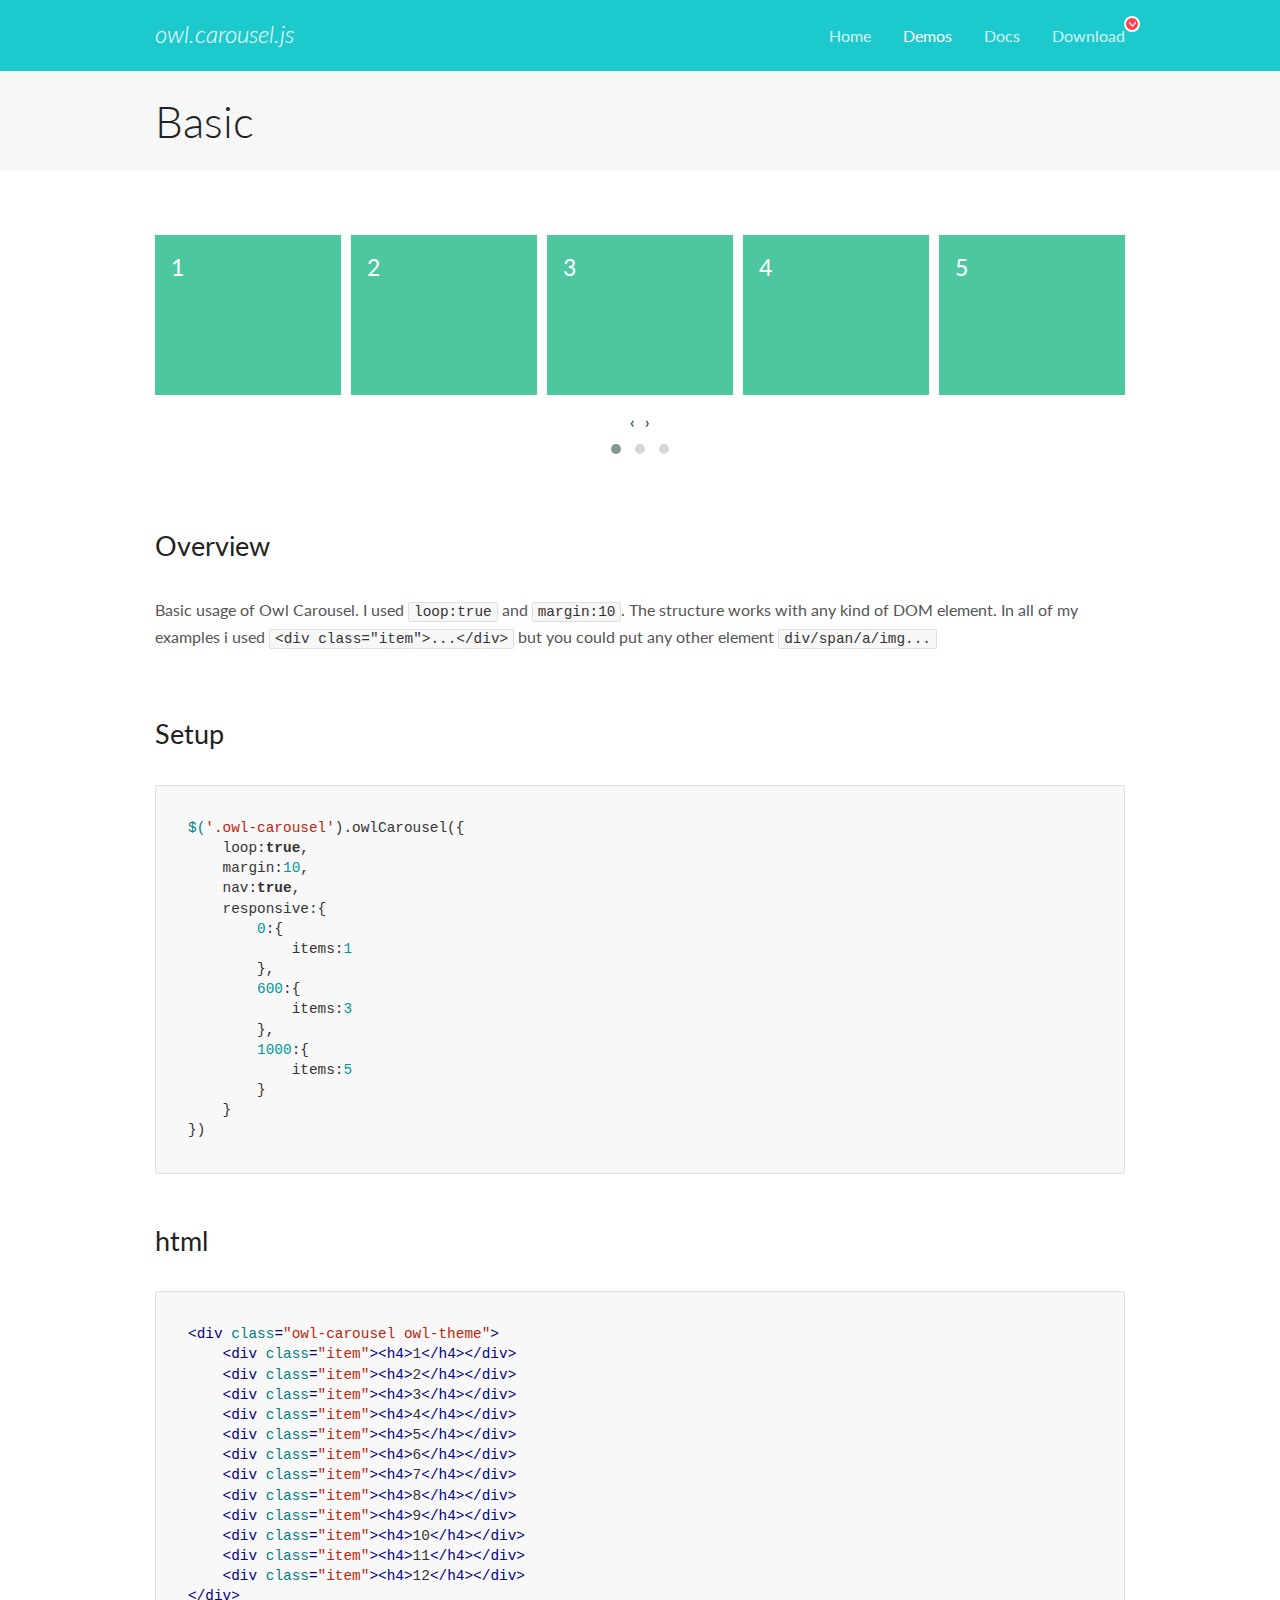
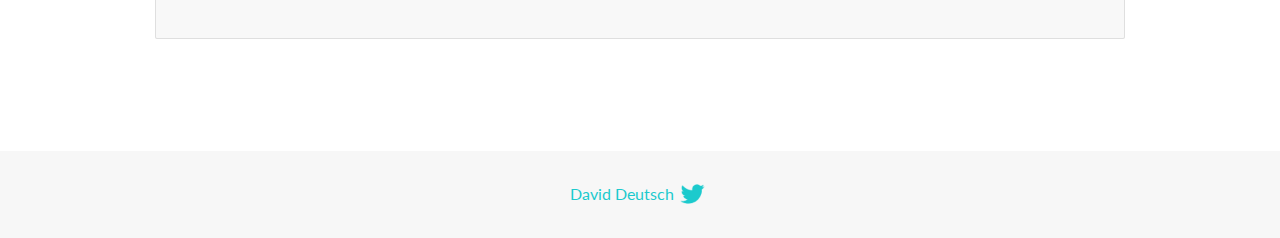
<file: app/libs/owl.carousel/docs/demos/basic.html>
<!DOCTYPE html>
<html lang="en">
  <head>

    <!-- head -->
    <meta charset="utf-8">
    <meta name="msapplication-tap-highlight" content="no" />
    <meta name="viewport" content="width=device-width, initial-scale=1.0" />
    <meta name="description" content="Basic usage demo">
    <meta name="author" content="David Deutsch">
    <title>
      Basic Demo | Owl Carousel | 2.3.4
    </title>

    <!-- Stylesheets -->
    <link href='https://fonts.googleapis.com/css?family=Lato:300,400,700,400italic,300italic' rel='stylesheet' type='text/css'>
    <link rel="stylesheet" href="../assets/css/docs.theme.min.css">

    <!-- Owl Stylesheets -->
    <link rel="stylesheet" href="../assets/owlcarousel/assets/owl.carousel.min.css">
    <link rel="stylesheet" href="../assets/owlcarousel/assets/owl.theme.default.min.css">

    <!-- HTML5 shim and Respond.js IE8 support of HTML5 elements and media queries -->

    <!--[if lt IE 9]>
      <script src="https://oss.maxcdn.com/libs/html5shiv/3.7.0/html5shiv.js"></script>
      <script src="https://oss.maxcdn.com/libs/respond.js/1.3.0/respond.min.js"></script>
    <![endif]-->

    <!-- Favicons -->
    <link rel="apple-touch-icon-precomposed" sizes="144x144" href="../assets/ico/apple-touch-icon-144-precomposed.png">
    <link rel="shortcut icon" href="../assets/ico/favicon.png">
    <link rel="shortcut icon" href="favicon.ico">

    <!-- Yeah i know js should not be in header. Its required for demos.-->

    <!-- javascript -->
    <script src="../assets/vendors/jquery.min.js"></script>
    <script src="../assets/owlcarousel/owl.carousel.js"></script>
  </head>
  <body>

    <!-- header -->
    <header class="header">
      <div class="row">
        <div class="large-12 columns">
          <div class="brand left">
            <h3>
              <a href="/OwlCarousel2/">owl.carousel.js</a> 
            </h3>
          </div>
          <a id="toggle-nav" class="right">
            <span></span> <span></span> <span></span> 
          </a> 
          <div class="nav-bar">
            <ul class="clearfix">
              <li> <a href="/OwlCarousel2/index.html">Home</a>  </li>
              <li class="active">
                <a href="/OwlCarousel2/demos/demos.html">Demos</a> 
              </li>
              <li> <a href="/OwlCarousel2/docs/started-welcome.html">Docs</a>  </li>
              <li>
                <a href="https://github.com/OwlCarousel2/OwlCarousel2/archive/2.3.4.zip">Download</a> 
                <span class="download"></span> 
              </li>
            </ul>
          </div>
        </div>
      </div>
    </header>

    <!-- title -->
    <section class="title">
      <div class="row">
        <div class="large-12 columns">
          <h1>Basic</h1>
        </div>
      </div>
    </section>

    <!--  Demos -->
    <section id="demos">
      <div class="row">
        <div class="large-12 columns">
          <div class="owl-carousel owl-theme">
            <div class="item">
              <h4>1</h4>
            </div>
            <div class="item">
              <h4>2</h4>
            </div>
            <div class="item">
              <h4>3</h4>
            </div>
            <div class="item">
              <h4>4</h4>
            </div>
            <div class="item">
              <h4>5</h4>
            </div>
            <div class="item">
              <h4>6</h4>
            </div>
            <div class="item">
              <h4>7</h4>
            </div>
            <div class="item">
              <h4>8</h4>
            </div>
            <div class="item">
              <h4>9</h4>
            </div>
            <div class="item">
              <h4>10</h4>
            </div>
            <div class="item">
              <h4>11</h4>
            </div>
            <div class="item">
              <h4>12</h4>
            </div>
          </div>
          <h3 id="overview">Overview</h3>
          <p>Basic usage of Owl Carousel. I used <code>loop:true</code> and <code>margin:10</code>. The structure works with any kind of DOM element. In all of my examples i used <code>&lt;div class=&quot;item&quot;&gt;...&lt;/div&gt;</code> but you could
            put any other element <code>div/span/a/img...</code></p>
          <h3 id="setup">Setup</h3>
          <pre><code>$(&#39;.owl-carousel&#39;).owlCarousel({
    loop:true,
    margin:10,
    nav:true,
    responsive:{
        0:{
            items:1
        },
        600:{
            items:3
        },
        1000:{
            items:5
        }
    }
})</code></pre>
          <h3 id="html">html</h3>
          <pre><code>&lt;div class=&quot;owl-carousel owl-theme&quot;&gt;
    &lt;div class=&quot;item&quot;&gt;&lt;h4&gt;1&lt;/h4&gt;&lt;/div&gt;
    &lt;div class=&quot;item&quot;&gt;&lt;h4&gt;2&lt;/h4&gt;&lt;/div&gt;
    &lt;div class=&quot;item&quot;&gt;&lt;h4&gt;3&lt;/h4&gt;&lt;/div&gt;
    &lt;div class=&quot;item&quot;&gt;&lt;h4&gt;4&lt;/h4&gt;&lt;/div&gt;
    &lt;div class=&quot;item&quot;&gt;&lt;h4&gt;5&lt;/h4&gt;&lt;/div&gt;
    &lt;div class=&quot;item&quot;&gt;&lt;h4&gt;6&lt;/h4&gt;&lt;/div&gt;
    &lt;div class=&quot;item&quot;&gt;&lt;h4&gt;7&lt;/h4&gt;&lt;/div&gt;
    &lt;div class=&quot;item&quot;&gt;&lt;h4&gt;8&lt;/h4&gt;&lt;/div&gt;
    &lt;div class=&quot;item&quot;&gt;&lt;h4&gt;9&lt;/h4&gt;&lt;/div&gt;
    &lt;div class=&quot;item&quot;&gt;&lt;h4&gt;10&lt;/h4&gt;&lt;/div&gt;
    &lt;div class=&quot;item&quot;&gt;&lt;h4&gt;11&lt;/h4&gt;&lt;/div&gt;
    &lt;div class=&quot;item&quot;&gt;&lt;h4&gt;12&lt;/h4&gt;&lt;/div&gt;
&lt;/div&gt;</code></pre>
          <script>
            $(document).ready(function() {
              var owl = $('.owl-carousel');
              owl.owlCarousel({
                margin: 10,
                nav: true,
                loop: true,
                responsive: {
                  0: {
                    items: 1
                  },
                  600: {
                    items: 3
                  },
                  1000: {
                    items: 5
                  }
                }
              })
            })
          </script>
        </div>
      </div>
    </section>

    <!-- footer -->
    <footer class="footer">
      <div class="row">
        <div class="large-12 columns">
          <h5>
            <a href="/OwlCarousel2/docs/support-contact.html">David Deutsch</a> 
            <a id="custom-tweet-button" href="https://twitter.com/share?url=https://github.com/OwlCarousel2/OwlCarousel2&text=Owl Carousel - This is so awesome! " target="_blank"></a> 
          </h5>
        </div>
      </div>
    </footer>

    <!-- vendors -->
    <script src="../assets/vendors/highlight.js"></script>
    <script src="../assets/js/app.js"></script>
  </body>
</html>
</file>
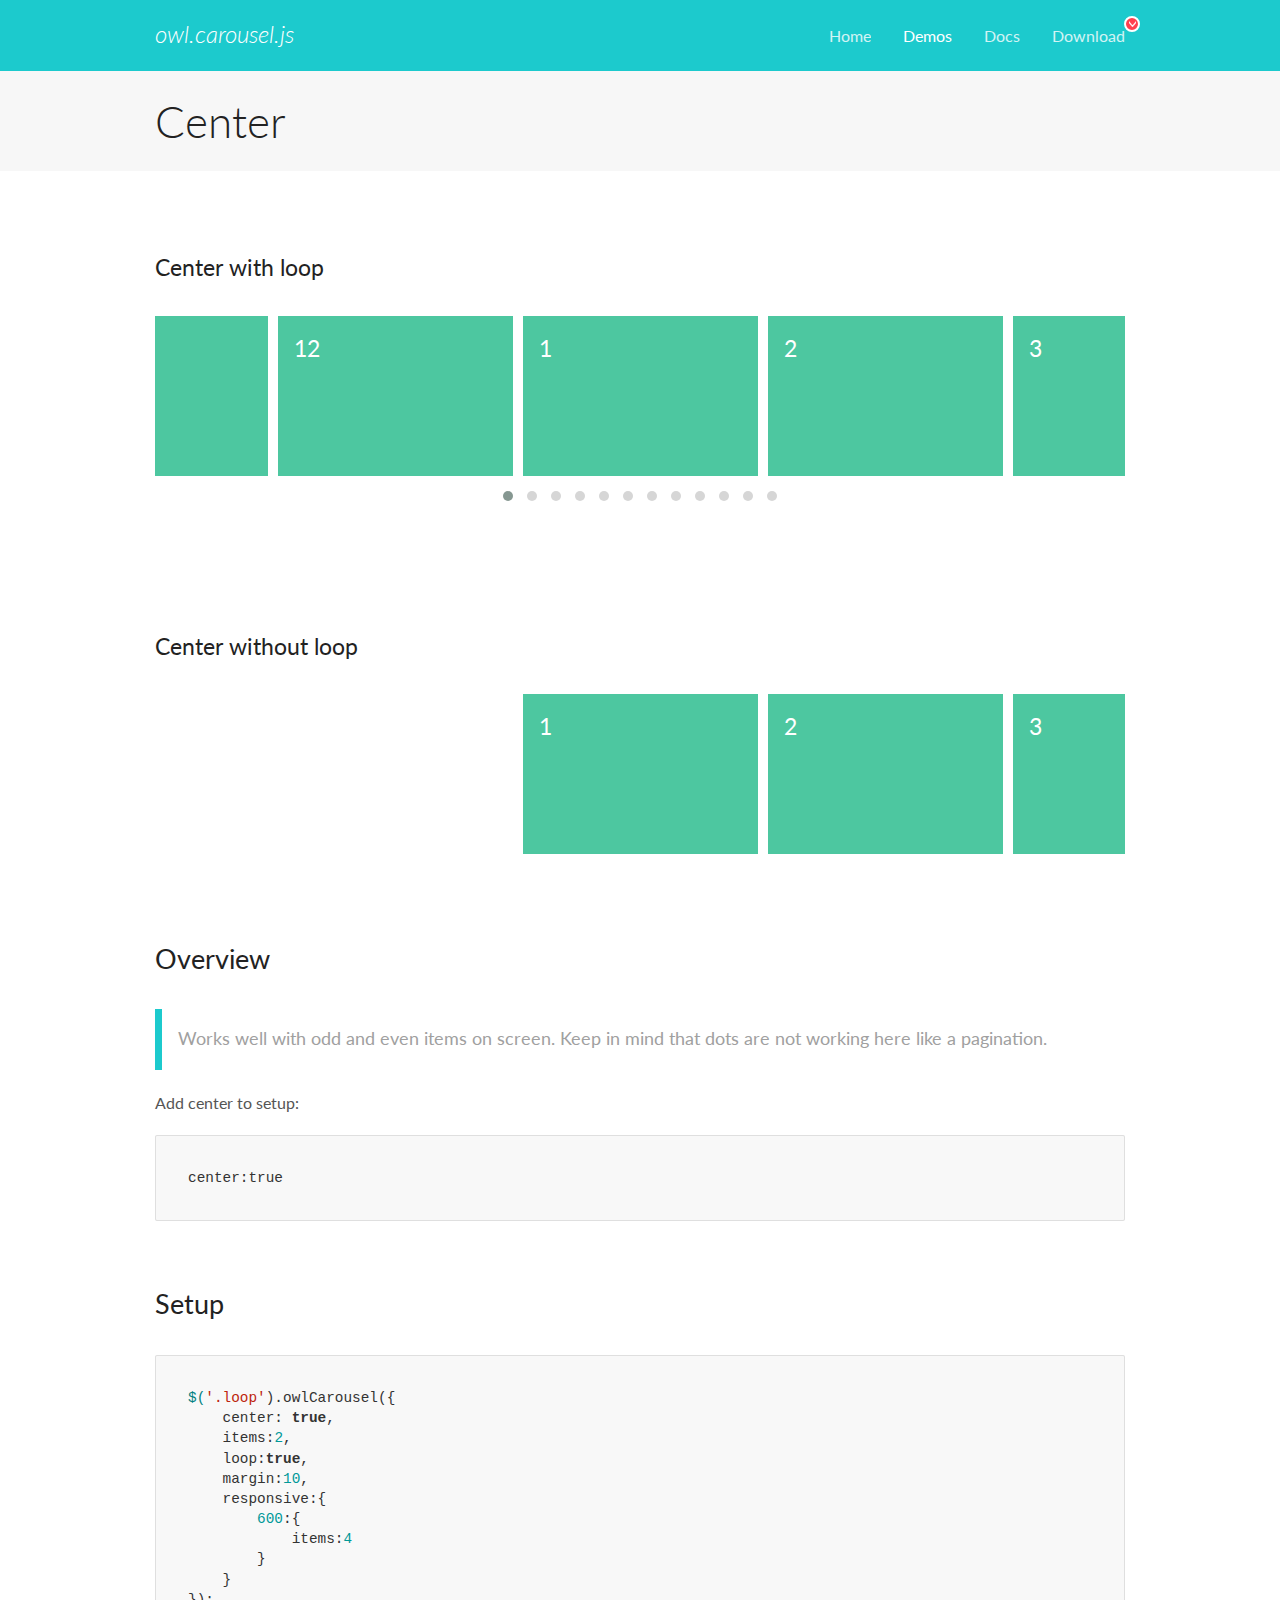
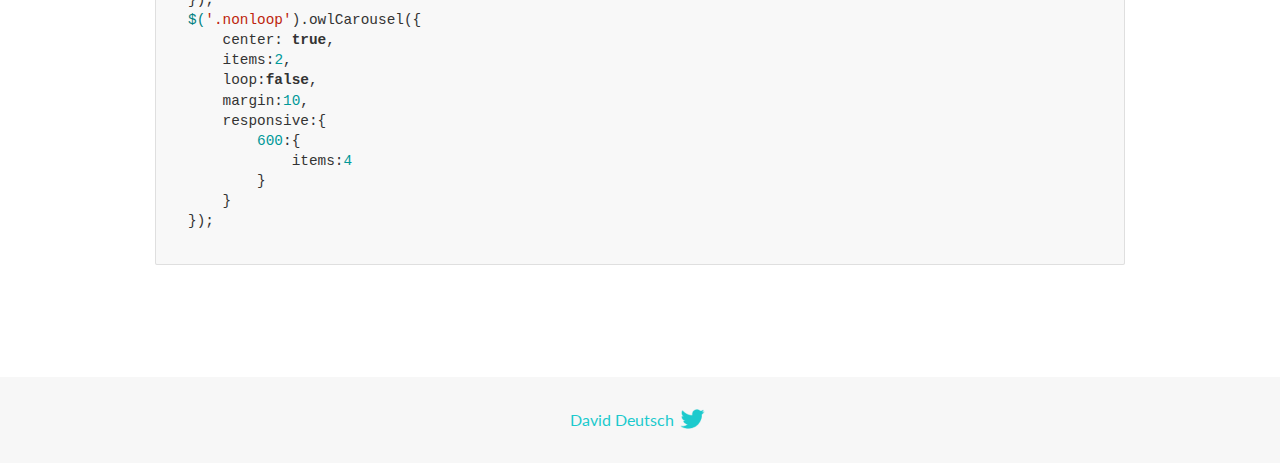
<file: app/libs/owl.carousel/docs/demos/center.html>
<!DOCTYPE html>
<html lang="en">
  <head>

    <!-- head -->
    <meta charset="utf-8">
    <meta name="msapplication-tap-highlight" content="no" />
    <meta name="viewport" content="width=device-width, initial-scale=1.0" />
    <meta name="description" content="Center carousel">
    <meta name="author" content="David Deutsch">
    <title>
      Center Demo | Owl Carousel | 2.3.4
    </title>

    <!-- Stylesheets -->
    <link href='https://fonts.googleapis.com/css?family=Lato:300,400,700,400italic,300italic' rel='stylesheet' type='text/css'>
    <link rel="stylesheet" href="../assets/css/docs.theme.min.css">

    <!-- Owl Stylesheets -->
    <link rel="stylesheet" href="../assets/owlcarousel/assets/owl.carousel.min.css">
    <link rel="stylesheet" href="../assets/owlcarousel/assets/owl.theme.default.min.css">

    <!-- HTML5 shim and Respond.js IE8 support of HTML5 elements and media queries -->

    <!--[if lt IE 9]>
      <script src="https://oss.maxcdn.com/libs/html5shiv/3.7.0/html5shiv.js"></script>
      <script src="https://oss.maxcdn.com/libs/respond.js/1.3.0/respond.min.js"></script>
    <![endif]-->

    <!-- Favicons -->
    <link rel="apple-touch-icon-precomposed" sizes="144x144" href="../assets/ico/apple-touch-icon-144-precomposed.png">
    <link rel="shortcut icon" href="../assets/ico/favicon.png">
    <link rel="shortcut icon" href="favicon.ico">

    <!-- Yeah i know js should not be in header. Its required for demos.-->

    <!-- javascript -->
    <script src="../assets/vendors/jquery.min.js"></script>
    <script src="../assets/owlcarousel/owl.carousel.js"></script>
  </head>
  <body>

    <!-- header -->
    <header class="header">
      <div class="row">
        <div class="large-12 columns">
          <div class="brand left">
            <h3>
              <a href="/OwlCarousel2/">owl.carousel.js</a> 
            </h3>
          </div>
          <a id="toggle-nav" class="right">
            <span></span> <span></span> <span></span> 
          </a> 
          <div class="nav-bar">
            <ul class="clearfix">
              <li> <a href="/OwlCarousel2/index.html">Home</a>  </li>
              <li class="active">
                <a href="/OwlCarousel2/demos/demos.html">Demos</a> 
              </li>
              <li> <a href="/OwlCarousel2/docs/started-welcome.html">Docs</a>  </li>
              <li>
                <a href="https://github.com/OwlCarousel2/OwlCarousel2/archive/2.3.4.zip">Download</a> 
                <span class="download"></span> 
              </li>
            </ul>
          </div>
        </div>
      </div>
    </header>

    <!-- title -->
    <section class="title">
      <div class="row">
        <div class="large-12 columns">
          <h1>Center</h1>
        </div>
      </div>
    </section>

    <!--  Demos -->
    <section id="demos">
      <div class="row">
        <div class="large-12 columns">
          <h4 id="center-with-loop">Center with loop</h4>
          <div class="loop owl-carousel owl-theme">
            <div class="item">
              <h4>1</h4>
            </div>
            <div class="item">
              <h4>2</h4>
            </div>
            <div class="item">
              <h4>3</h4>
            </div>
            <div class="item">
              <h4>4</h4>
            </div>
            <div class="item">
              <h4>5</h4>
            </div>
            <div class="item">
              <h4>6</h4>
            </div>
            <div class="item">
              <h4>7</h4>
            </div>
            <div class="item">
              <h4>8</h4>
            </div>
            <div class="item">
              <h4>9</h4>
            </div>
            <div class="item">
              <h4>10</h4>
            </div>
            <div class="item">
              <h4>11</h4>
            </div>
            <div class="item">
              <h4>12</h4>
            </div>
          </div>
          <br>
          <h4 id="center-without-loop">Center without loop</h4>
          <div class="nonloop owl-carousel">
            <div class="item">
              <h4>1</h4>
            </div>
            <div class="item">
              <h4>2</h4>
            </div>
            <div class="item">
              <h4>3</h4>
            </div>
            <div class="item">
              <h4>4</h4>
            </div>
            <div class="item">
              <h4>5</h4>
            </div>
            <div class="item">
              <h4>6</h4>
            </div>
            <div class="item">
              <h4>7</h4>
            </div>
            <div class="item">
              <h4>8</h4>
            </div>
            <div class="item">
              <h4>9</h4>
            </div>
            <div class="item">
              <h4>10</h4>
            </div>
            <div class="item">
              <h4>11</h4>
            </div>
            <div class="item">
              <h4>12</h4>
            </div>
          </div>
          <h3 id="overview">Overview</h3>
          <blockquote>
            <p>Works well with odd and even items on screen. Keep in mind that dots are not working here like a pagination.</p>
          </blockquote>
          <p>Add center to setup:</p>
          <pre><code>center:true</code></pre>
          <h3 id="setup">Setup</h3>
          <pre><code>$(&#39;.loop&#39;).owlCarousel({
    center: true,
    items:2,
    loop:true,
    margin:10,
    responsive:{
        600:{
            items:4
        }
    }
});
$(&#39;.nonloop&#39;).owlCarousel({
    center: true,
    items:2,
    loop:false,
    margin:10,
    responsive:{
        600:{
            items:4
        }
    }
});</code></pre>
          <script>
            jQuery(document).ready(function($) {
              $('.loop').owlCarousel({
                center: true,
                items: 2,
                loop: true,
                margin: 10,
                responsive: {
                  600: {
                    items: 4
                  }
                }
              });
              $('.nonloop').owlCarousel({
                center: true,
                items: 2,
                loop: false,
                margin: 10,
                responsive: {
                  600: {
                    items: 4
                  }
                }
              });
            });
          </script>
        </div>
      </div>
    </section>

    <!-- footer -->
    <footer class="footer">
      <div class="row">
        <div class="large-12 columns">
          <h5>
            <a href="/OwlCarousel2/docs/support-contact.html">David Deutsch</a> 
            <a id="custom-tweet-button" href="https://twitter.com/share?url=https://github.com/OwlCarousel2/OwlCarousel2&text=Owl Carousel - This is so awesome! " target="_blank"></a> 
          </h5>
        </div>
      </div>
    </footer>

    <!-- vendors -->
    <script src="../assets/vendors/highlight.js"></script>
    <script src="../assets/js/app.js"></script>
  </body>
</html>
</file>
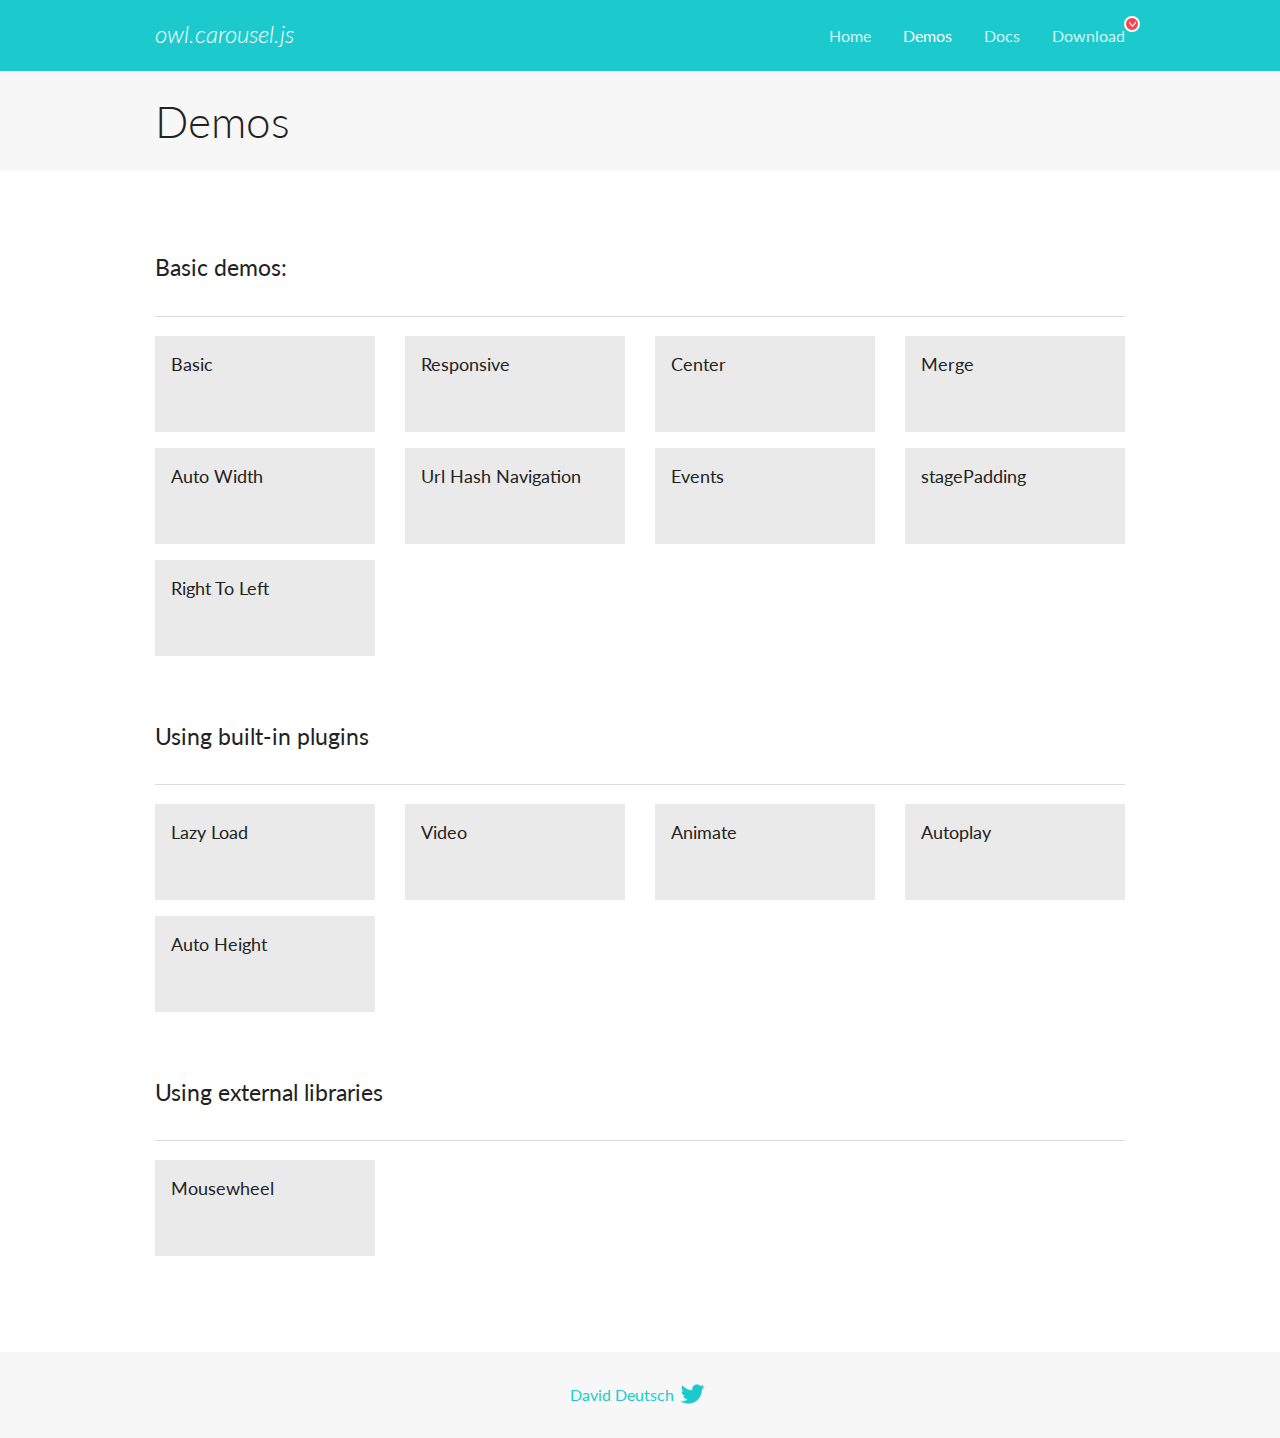
<file: app/libs/owl.carousel/docs/demos/demos.html>
<!DOCTYPE html>
<html lang="en">
  <head>

    <!-- head -->
    <meta charset="utf-8">
    <meta name="msapplication-tap-highlight" content="no" />
    <meta name="viewport" content="width=device-width, initial-scale=1.0" />
    <meta name="description" content="A list of Owl Carousel examples.">
    <meta name="author" content="David Deutsch">
    <title>
      Demos | Owl Carousel | 2.3.4
    </title>

    <!-- Stylesheets -->
    <link href='https://fonts.googleapis.com/css?family=Lato:300,400,700,400italic,300italic' rel='stylesheet' type='text/css'>
    <link rel="stylesheet" href="../assets/css/docs.theme.min.css">

    <!-- Owl Stylesheets -->
    <link rel="stylesheet" href="../assets/owlcarousel/assets/owl.carousel.min.css">
    <link rel="stylesheet" href="../assets/owlcarousel/assets/owl.theme.default.min.css">

    <!-- HTML5 shim and Respond.js IE8 support of HTML5 elements and media queries -->

    <!--[if lt IE 9]>
      <script src="https://oss.maxcdn.com/libs/html5shiv/3.7.0/html5shiv.js"></script>
      <script src="https://oss.maxcdn.com/libs/respond.js/1.3.0/respond.min.js"></script>
    <![endif]-->

    <!-- Favicons -->
    <link rel="apple-touch-icon-precomposed" sizes="144x144" href="../assets/ico/apple-touch-icon-144-precomposed.png">
    <link rel="shortcut icon" href="../assets/ico/favicon.png">
    <link rel="shortcut icon" href="favicon.ico">

    <!-- Yeah i know js should not be in header. Its required for demos.-->

    <!-- javascript -->
    <script src="../assets/vendors/jquery.min.js"></script>
    <script src="../assets/owlcarousel/owl.carousel.js"></script>
  </head>
  <body>

    <!-- header -->
    <header class="header">
      <div class="row">
        <div class="large-12 columns">
          <div class="brand left">
            <h3>
              <a href="/OwlCarousel2/">owl.carousel.js</a> 
            </h3>
          </div>
          <a id="toggle-nav" class="right">
            <span></span> <span></span> <span></span> 
          </a> 
          <div class="nav-bar">
            <ul class="clearfix">
              <li> <a href="/OwlCarousel2/index.html">Home</a>  </li>
              <li class="active">
                <a href="/OwlCarousel2/demos/demos.html">Demos</a> 
              </li>
              <li> <a href="/OwlCarousel2/docs/started-welcome.html">Docs</a>  </li>
              <li>
                <a href="https://github.com/OwlCarousel2/OwlCarousel2/archive/2.3.4.zip">Download</a> 
                <span class="download"></span> 
              </li>
            </ul>
          </div>
        </div>
      </div>
    </header>

    <!-- title -->
    <section class="title">
      <div class="row">
        <div class="large-12 columns">
          <h1>Demos</h1>
        </div>
      </div>
    </section>

    <!--  Demos -->
    <section id="demos">
      <div class="row">
        <div class="large-12 columns">
          <h4 id="basic-demos-">Basic demos:</h4>
          <hr>
          <div class="demo-list">
            <div class="row">
              <div class="small-6 medium-4 large-3 columns">
                <a href="basic.html" class="demo-block">
                  <h5>Basic </h5>
                </a> 
              </div>
              <div class="small-6 medium-4 large-3 columns">
                <a href="responsive.html" class="demo-block">
                  <h5>Responsive </h5>
                </a> 
              </div>
              <div class="small-6 medium-4 large-3 columns">
                <a href="center.html" class="demo-block">
                  <h5>Center </h5>
                </a> 
              </div>
              <div class="small-6 medium-4 large-3 columns">
                <a href="merge.html" class="demo-block">
                  <h5>Merge </h5>
                </a> 
              </div>
              <div class="small-6 medium-4 large-3 columns">
                <a href="autowidth.html" class="demo-block">
                  <h5>Auto Width </h5>
                </a> 
              </div>
              <div class="small-6 medium-4 large-3 columns">
                <a href="urlhashnav.html" class="demo-block">
                  <h5>Url Hash Navigation </h5>
                </a> 
              </div>
              <div class="small-6 medium-4 large-3 columns">
                <a href="events.html" class="demo-block">
                  <h5>Events </h5>
                </a> 
              </div>
              <div class="small-6 medium-4 large-3 columns">
                <a href="stagepadding.html" class="demo-block">
                  <h5>stagePadding </h5>
                </a> 
              </div>
              <div class="small-6 medium-4 large-3 columns">
                <a href="rtl.html" class="demo-block">
                  <h5>Right To Left </h5>
                </a> 
              </div>
            </div>
          </div>
          <h4 id="using-built-in-plugins">Using built-in plugins</h4>
          <hr>
          <div class="demo-list">
            <div class="row">
              <div class="small-6 medium-4 large-3 columns">
                <a href="lazyLoad.html" class="demo-block">
                  <h5>Lazy Load </h5>
                </a> 
              </div>
              <div class="small-6 medium-4 large-3 columns">
                <a href="video.html" class="demo-block">
                  <h5>Video </h5>
                </a> 
              </div>
              <div class="small-6 medium-4 large-3 columns">
                <a href="animate.html" class="demo-block">
                  <h5>Animate </h5>
                </a> 
              </div>
              <div class="small-6 medium-4 large-3 columns">
                <a href="autoplay.html" class="demo-block">
                  <h5>Autoplay </h5>
                </a> 
              </div>
              <div class="small-6 medium-4 large-3 columns">
                <a href="autoheight.html" class="demo-block">
                  <h5>Auto Height </h5>
                </a> 
              </div>
            </div>
          </div>
          <h4 id="using-external-libraries">Using external libraries</h4>
          <hr>
          <div class="demo-list">
            <div class="row">
              <div class="small-6 medium-4 large-3 columns">
                <a href="mousewheel.html" class="demo-block">
                  <h5>Mousewheel </h5>
                </a> 
              </div>
            </div>
          </div>
        </div>
      </div>
    </section>

    <!-- footer -->
    <footer class="footer">
      <div class="row">
        <div class="large-12 columns">
          <h5>
            <a href="/OwlCarousel2/docs/support-contact.html">David Deutsch</a> 
            <a id="custom-tweet-button" href="https://twitter.com/share?url=https://github.com/OwlCarousel2/OwlCarousel2&text=Owl Carousel - This is so awesome! " target="_blank"></a> 
          </h5>
        </div>
      </div>
    </footer>

    <!-- vendors -->
    <script src="../assets/vendors/highlight.js"></script>
    <script src="../assets/js/app.js"></script>
  </body>
</html>
</file>
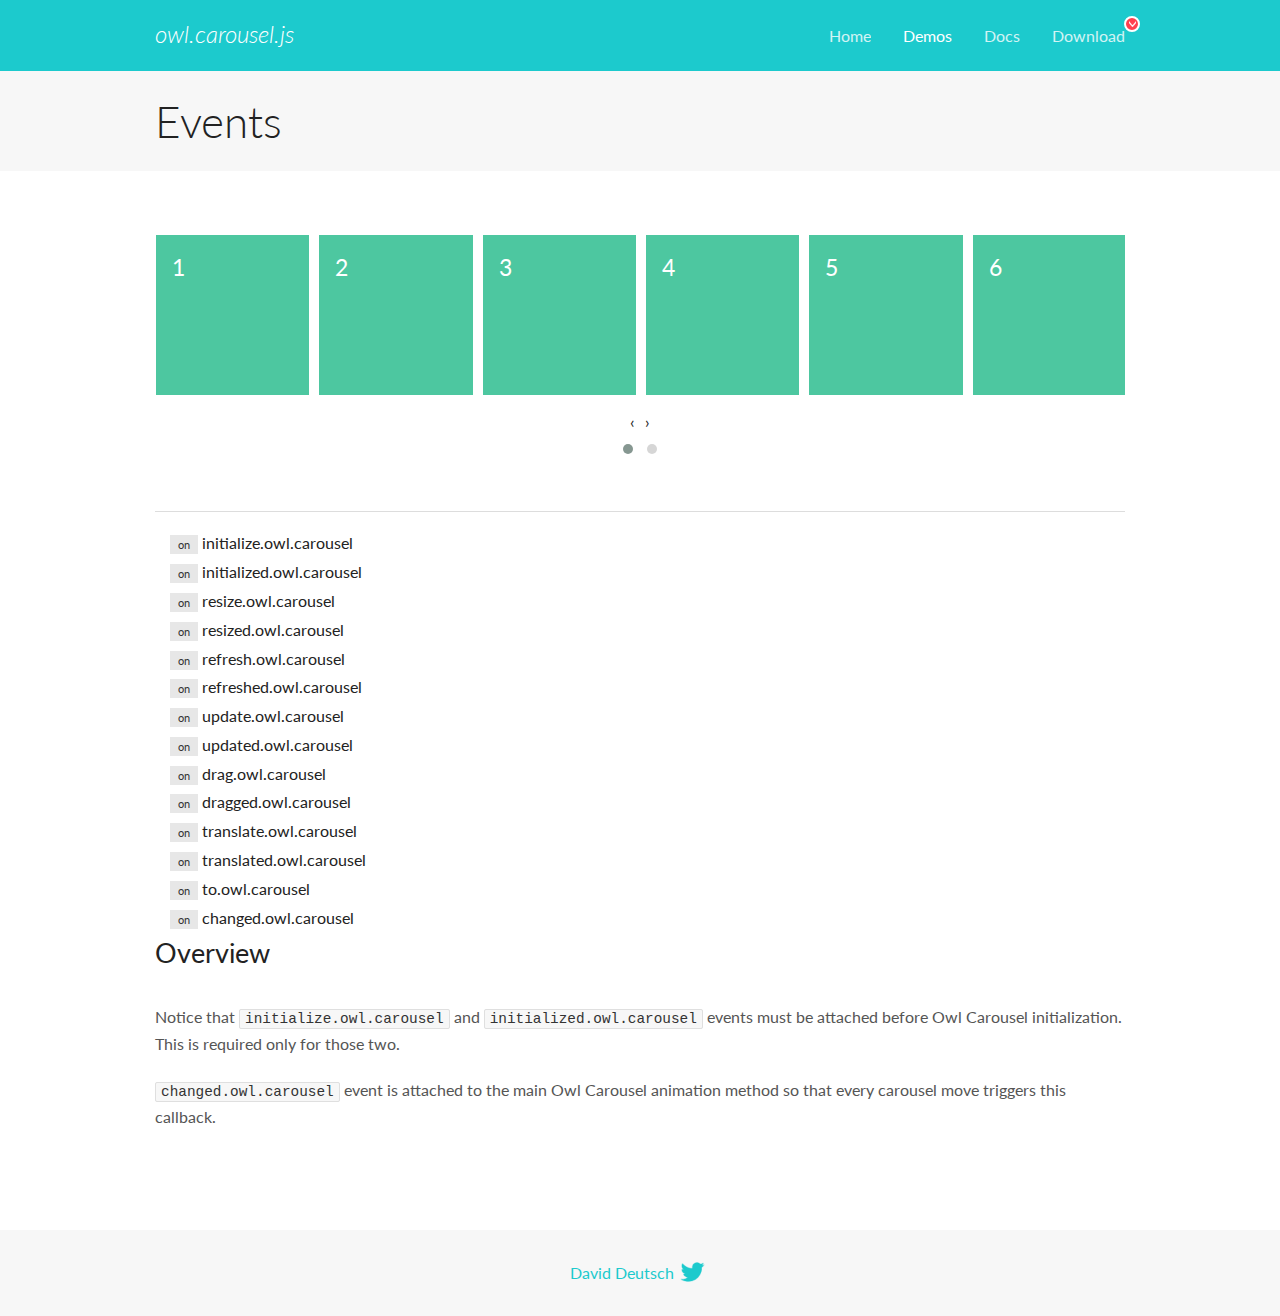
<file: app/libs/owl.carousel/docs/demos/events.html>
<!DOCTYPE html>
<html lang="en">
  <head>

    <!-- head -->
    <meta charset="utf-8">
    <meta name="msapplication-tap-highlight" content="no" />
    <meta name="viewport" content="width=device-width, initial-scale=1.0" />
    <meta name="description" content="Events usage demo">
    <meta name="author" content="David Deutsch">
    <title>
      Events Demo | Owl Carousel | 2.3.4
    </title>

    <!-- Stylesheets -->
    <link href='https://fonts.googleapis.com/css?family=Lato:300,400,700,400italic,300italic' rel='stylesheet' type='text/css'>
    <link rel="stylesheet" href="../assets/css/docs.theme.min.css">

    <!-- Owl Stylesheets -->
    <link rel="stylesheet" href="../assets/owlcarousel/assets/owl.carousel.min.css">
    <link rel="stylesheet" href="../assets/owlcarousel/assets/owl.theme.default.min.css">

    <!-- HTML5 shim and Respond.js IE8 support of HTML5 elements and media queries -->

    <!--[if lt IE 9]>
      <script src="https://oss.maxcdn.com/libs/html5shiv/3.7.0/html5shiv.js"></script>
      <script src="https://oss.maxcdn.com/libs/respond.js/1.3.0/respond.min.js"></script>
    <![endif]-->

    <!-- Favicons -->
    <link rel="apple-touch-icon-precomposed" sizes="144x144" href="../assets/ico/apple-touch-icon-144-precomposed.png">
    <link rel="shortcut icon" href="../assets/ico/favicon.png">
    <link rel="shortcut icon" href="favicon.ico">

    <!-- Yeah i know js should not be in header. Its required for demos.-->

    <!-- javascript -->
    <script src="../assets/vendors/jquery.min.js"></script>
    <script src="../assets/owlcarousel/owl.carousel.js"></script>
  </head>
  <body>

    <!-- header -->
    <header class="header">
      <div class="row">
        <div class="large-12 columns">
          <div class="brand left">
            <h3>
              <a href="/OwlCarousel2/">owl.carousel.js</a> 
            </h3>
          </div>
          <a id="toggle-nav" class="right">
            <span></span> <span></span> <span></span> 
          </a> 
          <div class="nav-bar">
            <ul class="clearfix">
              <li> <a href="/OwlCarousel2/index.html">Home</a>  </li>
              <li class="active">
                <a href="/OwlCarousel2/demos/demos.html">Demos</a> 
              </li>
              <li> <a href="/OwlCarousel2/docs/started-welcome.html">Docs</a>  </li>
              <li>
                <a href="https://github.com/OwlCarousel2/OwlCarousel2/archive/2.3.4.zip">Download</a> 
                <span class="download"></span> 
              </li>
            </ul>
          </div>
        </div>
      </div>
    </header>

    <!-- title -->
    <section class="title">
      <div class="row">
        <div class="large-12 columns">
          <h1>Events</h1>
        </div>
      </div>
    </section>

    <!--  Demos -->
    <section id="demos">
      <div class="row">
        <div class="large-12 columns">
          <div class="owl-carousel owl-theme">
            <div class="item">
              <h4>1</h4>
            </div>
            <div class="item">
              <h4>2</h4>
            </div>
            <div class="item">
              <h4>3</h4>
            </div>
            <div class="item">
              <h4>4</h4>
            </div>
            <div class="item">
              <h4>5</h4>
            </div>
            <div class="item">
              <h4>6</h4>
            </div>
            <div class="item">
              <h4>7</h4>
            </div>
            <div class="item">
              <h4>8</h4>
            </div>
            <div class="item">
              <h4>9</h4>
            </div>
            <div class="item">
              <h4>10</h4>
            </div>
            <div class="item">
              <h4>11</h4>
            </div>
            <div class="item">
              <h4>12</h4>
            </div>
          </div>
          <hr>
          <div class="large-12 columns callbacks">
            <div><span class="label secondary initialize">on</span>  initialize.owl.carousel </div>
            <div><span class="label secondary initialized">on</span>  initialized.owl.carousel </div>
            <div><span class="label secondary resize">on</span>  resize.owl.carousel </div>
            <div><span class="label secondary resized">on</span>  resized.owl.carousel </div>
            <div><span class="label secondary refresh">on</span>  refresh.owl.carousel </div>
            <div><span class="label secondary refreshed">on</span>  refreshed.owl.carousel </div>
            <div><span class="label secondary update">on</span>  update.owl.carousel </div>
            <div><span class="label secondary updated">on</span>  updated.owl.carousel </div>
            <div><span class="label secondary drag">on</span>  drag.owl.carousel </div>
            <div><span class="label secondary dragged">on</span>  dragged.owl.carousel </div>
            <div><span class="label secondary translate">on</span>  translate.owl.carousel </div>
            <div><span class="label secondary translated">on</span>  translated.owl.carousel </div>
            <div><span class="label secondary to">on</span>  to.owl.carousel </div>
            <div><span class="label secondary changed">on</span>  changed.owl.carousel </div>
          </div>
          <h3 id="overview">Overview</h3>
          <p>Notice that <code>initialize.owl.carousel</code> and <code>initialized.owl.carousel</code> events must be attached before Owl Carousel initialization. This is required only for those two.</p>
          <p><code>changed.owl.carousel</code> event is attached to the main Owl Carousel animation method so that every carousel move triggers this callback.</p>
          <script>
            jQuery(document).ready(function($) {
              var owl = $('.owl-carousel');
              owl.on('initialize.owl.carousel initialized.owl.carousel ' +
                'initialize.owl.carousel initialize.owl.carousel ' +
                'resize.owl.carousel resized.owl.carousel ' +
                'refresh.owl.carousel refreshed.owl.carousel ' +
                'update.owl.carousel updated.owl.carousel ' +
                'drag.owl.carousel dragged.owl.carousel ' +
                'translate.owl.carousel translated.owl.carousel ' +
                'to.owl.carousel changed.owl.carousel',
                function(e) {
                  $('.' + e.type)
                    .removeClass('secondary')
                    .addClass('success');
                  window.setTimeout(function() {
                    $('.' + e.type)
                      .removeClass('success')
                      .addClass('secondary');
                  }, 500);
                });
              owl.owlCarousel({
                loop: true,
                nav: true,
                lazyLoad: true,
                margin: 10,
                video: true,
                responsive: {
                  0: {
                    items: 1
                  },
                  600: {
                    items: 3
                  },
                  960: {
                    items: 5,
                  },
                  1200: {
                    items: 6
                  }
                }
              });
            });
          </script>
        </div>
      </div>
    </section>

    <!-- footer -->
    <footer class="footer">
      <div class="row">
        <div class="large-12 columns">
          <h5>
            <a href="/OwlCarousel2/docs/support-contact.html">David Deutsch</a> 
            <a id="custom-tweet-button" href="https://twitter.com/share?url=https://github.com/OwlCarousel2/OwlCarousel2&text=Owl Carousel - This is so awesome! " target="_blank"></a> 
          </h5>
        </div>
      </div>
    </footer>

    <!-- vendors -->
    <script src="../assets/vendors/highlight.js"></script>
    <script src="../assets/js/app.js"></script>
  </body>
</html>
</file>
